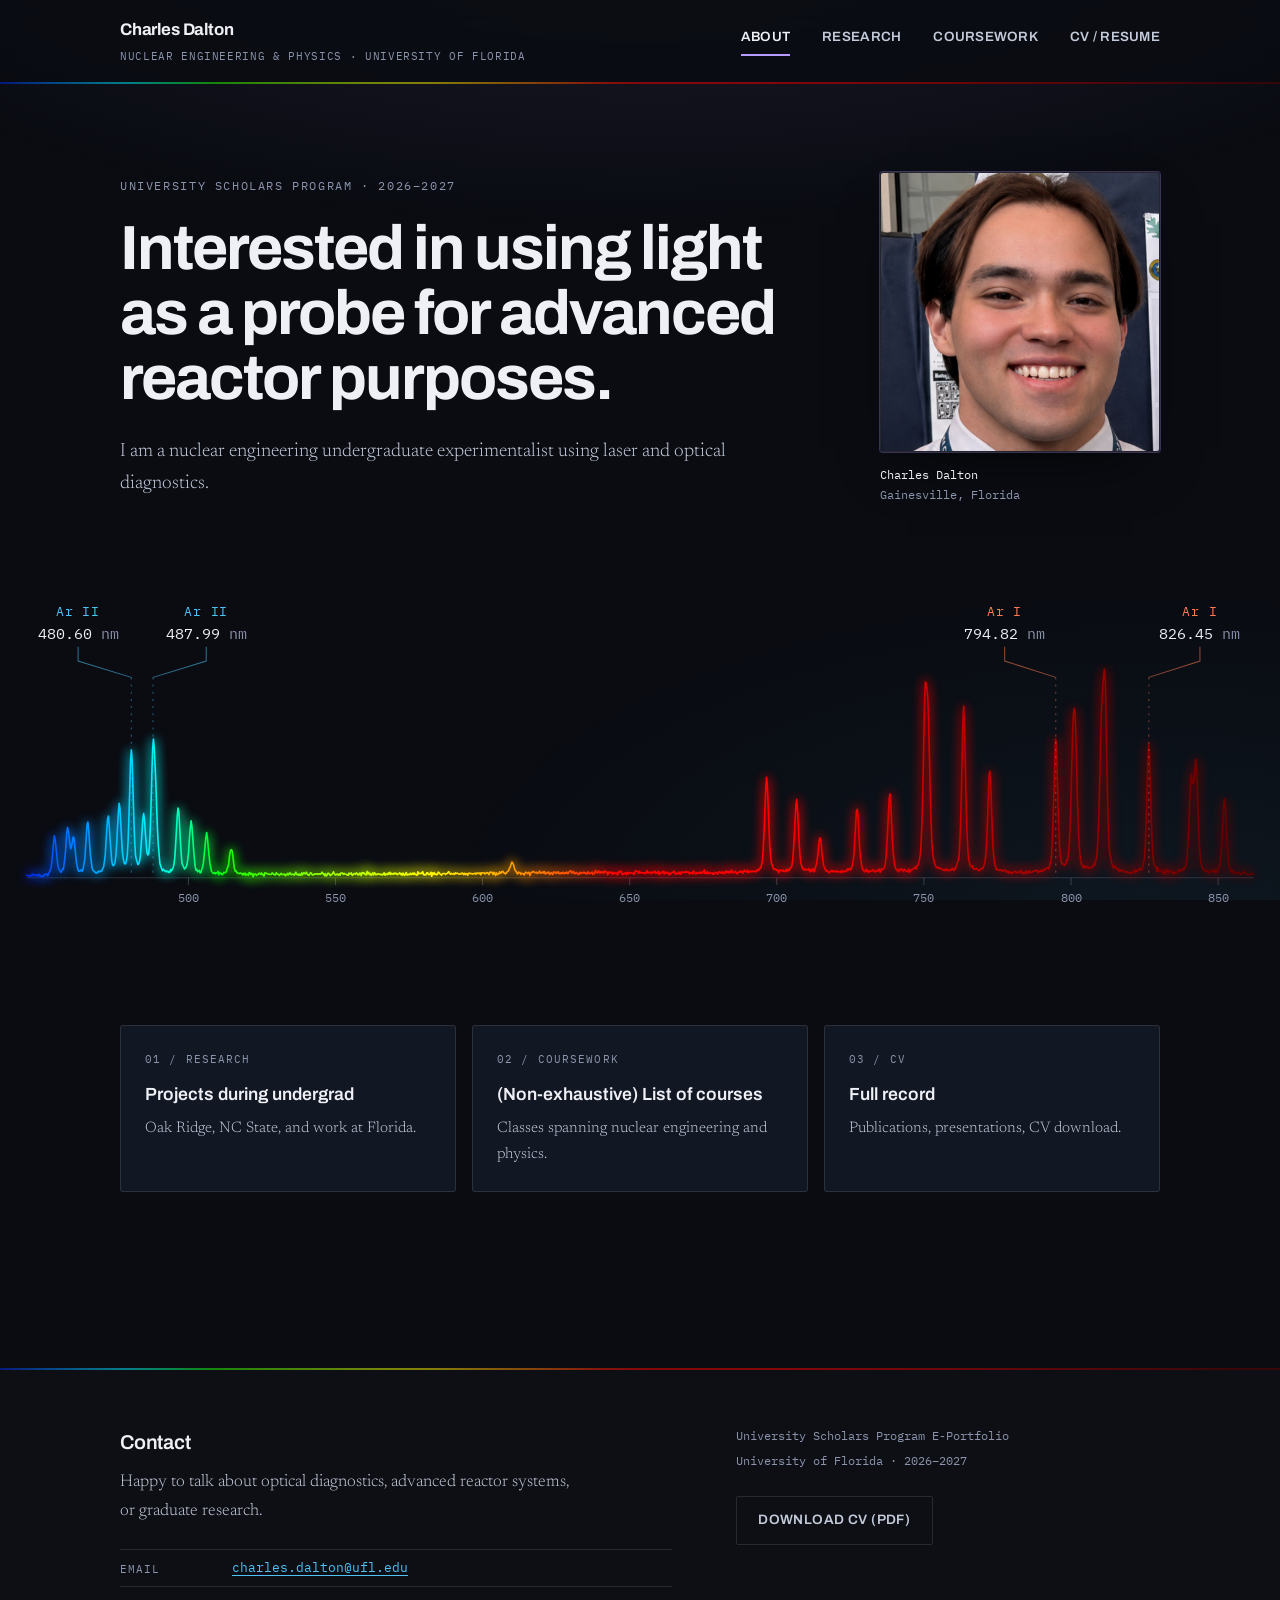
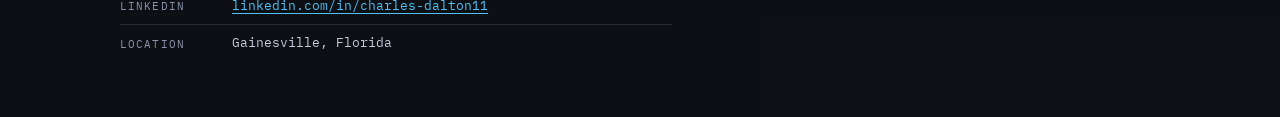
<file: index.html>
<!DOCTYPE html>
<html lang="en">
<head>
<meta charset="utf-8">
<meta name="viewport" content="width=device-width, initial-scale=1">
<title>Charles Dalton &mdash; Nuclear Engineering &amp; Physics, University of Florida</title>
<meta name="description" content="Charles Dalton, dual B.S. nuclear engineering and physics student at the University of Florida, working on laser and optical diagnostics for molten salt reactor systems.">
<link rel="preconnect" href="https://fonts.googleapis.com">
<link rel="preconnect" href="https://fonts.gstatic.com" crossorigin>
<link href="https://fonts.googleapis.com/css2?family=Archivo:wght@500;600;700&family=IBM+Plex+Mono:wght@400;500&family=Newsreader:ital,opsz,wght@0,6..72,300;0,6..72,400;0,6..72,500;1,6..72,300&display=swap" rel="stylesheet">
<link rel="stylesheet" href="styles.css">
</head>
<body>
<a class="skip" href="#main">Skip to content</a>
<header class="site-head">
  <div class="wrap head-inner">
    <a class="mark" href="index.html">
      <span class="mark-name">Charles Dalton</span>
      <span class="mark-sub">Nuclear Engineering &amp; Physics &middot; University of Florida</span>
    </a>
    <nav class="nav" aria-label="Sections"><a class="nav-link is-current" href="index.html" aria-current="page">About</a><a class="nav-link" href="research.html">Research</a><a class="nav-link" href="coursework.html">Coursework</a><a class="nav-link" href="cv.html">CV / Resume</a></nav>
  </div>
  <div class="rule" aria-hidden="true"></div>
</header>
<section class="hero">
  <div class="wrap hero-grid">
    <div class="hero-text">
      <p class="eyebrow">University Scholars Program &middot; 2026&ndash;2027</p>
      <h1 class="hero-h">Interested in using light as a probe for advanced reactor purposes.</h1>
      <p class="hero-sub">I am a nuclear engineering undergraduate experimentalist using laser and optical diagnostics.</p>
    </div>
    <figure class="hero-photo">
      <img class="photo" src="images/headshot.jpg" width="200" height="200"
           alt="Charles Dalton, smiling, photographed in front of a research poster board.">
      <figcaption>Charles Dalton<br><span>Gainesville, Florida</span></figcaption>
    </figure>
  </div>
  <div class="hero-spec">
    <div class="spec-frame"><svg class="spectrum" viewBox="-26 -6 1252 360" role="img"
     aria-label="Synthetic emission spectrum of an argon plasma between 445 and 862 nanometres, with the Ar II lines at 480.60 and 487.99 nm and the Ar I lines at 794.82 and 826.45 nm marked.">
  <defs>
    <linearGradient id="spec" x1="0" y1="0" x2="1" y2="0"><stop offset="0.00%" stop-color="#0025e8"/><stop offset="1.92%" stop-color="#0053f4"/><stop offset="3.84%" stop-color="#007fff"/><stop offset="5.76%" stop-color="#00a5ff"/><stop offset="7.67%" stop-color="#00c8ff"/><stop offset="9.59%" stop-color="#00eaff"/><stop offset="11.51%" stop-color="#00ffe0"/><stop offset="13.43%" stop-color="#00ff87"/><stop offset="15.35%" stop-color="#00ff17"/><stop offset="17.27%" stop-color="#28ff00"/><stop offset="19.18%" stop-color="#4aff00"/><stop offset="21.10%" stop-color="#69ff00"/><stop offset="23.02%" stop-color="#85ff00"/><stop offset="24.94%" stop-color="#a0ff00"/><stop offset="26.86%" stop-color="#b9ff00"/><stop offset="28.78%" stop-color="#d2ff00"/><stop offset="30.70%" stop-color="#eaff00"/><stop offset="32.61%" stop-color="#fffc00"/><stop offset="34.53%" stop-color="#ffe200"/><stop offset="36.45%" stop-color="#ffc800"/><stop offset="38.37%" stop-color="#ffad00"/><stop offset="40.29%" stop-color="#ff9100"/><stop offset="42.21%" stop-color="#ff7300"/><stop offset="44.12%" stop-color="#ff5300"/><stop offset="46.04%" stop-color="#ff3000"/><stop offset="47.96%" stop-color="#ff0000"/><stop offset="49.88%" stop-color="#ff0000"/><stop offset="51.80%" stop-color="#ff0000"/><stop offset="53.72%" stop-color="#ff0000"/><stop offset="55.64%" stop-color="#ff0000"/><stop offset="57.55%" stop-color="#ff0000"/><stop offset="59.47%" stop-color="#ff0000"/><stop offset="61.39%" stop-color="#fe0000"/><stop offset="63.31%" stop-color="#f70000"/><stop offset="65.23%" stop-color="#ef0000"/><stop offset="67.15%" stop-color="#e80000"/><stop offset="69.06%" stop-color="#e00000"/><stop offset="70.98%" stop-color="#d90000"/><stop offset="72.90%" stop-color="#d10000"/><stop offset="74.82%" stop-color="#c90000"/><stop offset="76.74%" stop-color="#c10000"/><stop offset="78.66%" stop-color="#b90000"/><stop offset="80.58%" stop-color="#b10000"/><stop offset="82.49%" stop-color="#a90000"/><stop offset="84.41%" stop-color="#a10000"/><stop offset="86.33%" stop-color="#990000"/><stop offset="88.25%" stop-color="#900000"/><stop offset="90.17%" stop-color="#880000"/><stop offset="92.09%" stop-color="#7f0000"/><stop offset="94.00%" stop-color="#760000"/><stop offset="95.92%" stop-color="#6d0000"/><stop offset="97.84%" stop-color="#640000"/><stop offset="99.76%" stop-color="#5c0000"/></linearGradient>
    <path id="ar-trace" d="M 0.0 293.7 L 0.8 293.4 L 1.6 293.9 L 2.4 294.5 L 3.2 294.1 L 4.0 294.5 L 4.8 293.5 L 5.6 292.3 L 6.4 294.0 L 7.2 294.1 L 8.0 293.1 L 8.8 293.1 L 9.6 293.4 L 10.4 294.3 L 11.2 293.4 L 12.0 292.7 L 12.8 294.5 L 13.6 293.7 L 14.4 294.9 L 15.2 294.3 L 16.0 294.7 L 16.8 293.1 L 17.6 293.9 L 18.4 292.4 L 19.2 292.3 L 20.0 292.3 L 20.8 294.1 L 21.6 291.7 L 22.4 290.3 L 23.2 288.1 L 24.0 285.9 L 24.8 278.7 L 25.6 270.6 L 26.4 261.6 L 27.2 255.0 L 28.0 259.4 L 28.8 266.7 L 29.6 274.5 L 30.4 282.6 L 31.2 286.4 L 32.0 288.4 L 32.8 289.3 L 33.6 290.7 L 34.4 289.2 L 35.2 287.1 L 36.0 287.8 L 36.8 281.5 L 37.6 275.3 L 38.4 266.2 L 39.2 253.0 L 40.0 247.0 L 40.8 250.0 L 41.6 256.4 L 42.4 263.5 L 43.2 267.7 L 44.0 265.2 L 44.8 260.8 L 45.6 256.1 L 46.4 257.0 L 47.2 266.1 L 48.0 273.7 L 48.8 281.2 L 49.6 285.2 L 50.4 288.9 L 51.2 289.5 L 52.0 289.6 L 52.8 288.7 L 53.6 288.2 L 54.4 289.8 L 55.2 287.7 L 56.0 282.9 L 56.8 279.1 L 57.6 267.9 L 58.4 255.4 L 59.2 243.6 L 60.0 241.6 L 60.8 250.2 L 61.6 262.3 L 62.4 273.4 L 63.2 279.7 L 64.0 286.3 L 64.8 288.6 L 65.6 289.2 L 66.4 290.2 L 67.2 290.6 L 68.0 291.6 L 68.8 290.7 L 69.6 291.1 L 70.4 289.5 L 71.2 289.8 L 72.0 290.2 L 72.8 289.2 L 73.6 289.4 L 74.4 286.9 L 75.3 285.6 L 76.1 280.4 L 76.9 274.1 L 77.7 260.7 L 78.5 248.5 L 79.3 237.9 L 80.1 235.7 L 80.9 246.3 L 81.7 258.9 L 82.5 268.8 L 83.3 279.4 L 84.1 283.4 L 84.9 284.1 L 85.7 283.2 L 86.5 281.0 L 87.3 274.7 L 88.1 263.1 L 88.9 248.2 L 89.7 233.6 L 90.5 223.3 L 91.3 227.4 L 92.1 242.7 L 92.9 257.3 L 93.7 270.7 L 94.5 276.7 L 95.3 281.2 L 96.1 282.4 L 96.9 282.3 L 97.7 278.8 L 98.5 273.7 L 99.3 259.7 L 100.1 236.9 L 100.9 210.9 L 101.7 180.5 L 102.5 171.0 L 103.3 181.9 L 104.1 211.3 L 104.9 237.9 L 105.7 259.5 L 106.5 273.8 L 107.3 277.8 L 108.1 280.6 L 108.9 282.9 L 109.7 282.4 L 110.5 279.7 L 111.3 274.7 L 112.1 263.2 L 112.9 251.8 L 113.7 238.6 L 114.5 233.3 L 115.3 238.6 L 116.1 251.4 L 116.9 261.2 L 117.7 271.0 L 118.5 273.6 L 119.3 272.9 L 120.1 266.0 L 120.9 250.3 L 121.7 226.5 L 122.5 196.1 L 123.3 170.1 L 124.1 160.4 L 124.9 170.2 L 125.7 186.7 L 126.5 204.9 L 127.3 229.7 L 128.1 250.6 L 128.9 264.8 L 129.7 273.9 L 130.5 282.6 L 131.3 284.7 L 132.1 287.0 L 132.9 289.1 L 133.7 287.5 L 134.5 288.8 L 135.3 289.1 L 136.1 290.1 L 136.9 289.2 L 137.7 290.2 L 138.5 289.8 L 139.3 290.7 L 140.1 290.6 L 140.9 288.0 L 141.7 289.2 L 142.5 287.7 L 143.3 286.3 L 144.1 283.4 L 144.9 277.1 L 145.7 265.5 L 146.5 251.9 L 147.3 236.5 L 148.1 227.8 L 148.9 231.2 L 149.7 245.6 L 150.5 261.1 L 151.3 273.9 L 152.1 282.1 L 152.9 283.9 L 153.7 285.7 L 154.5 287.4 L 155.3 286.7 L 156.1 285.4 L 156.9 282.8 L 157.7 277.6 L 158.5 270.4 L 159.3 257.0 L 160.1 247.9 L 160.9 240.3 L 161.7 245.4 L 162.5 256.5 L 163.3 267.5 L 164.1 277.0 L 164.9 285.1 L 165.7 288.6 L 166.5 287.7 L 167.3 290.1 L 168.1 289.5 L 168.9 288.8 L 169.7 291.0 L 170.5 291.0 L 171.3 287.8 L 172.1 285.7 L 172.9 281.7 L 173.7 274.4 L 174.5 265.8 L 175.3 257.2 L 176.1 251.9 L 176.9 256.9 L 177.7 266.8 L 178.5 274.3 L 179.3 282.0 L 180.1 286.0 L 180.9 289.7 L 181.7 290.6 L 182.5 291.5 L 183.3 291.8 L 184.1 291.0 L 184.9 292.1 L 185.7 291.2 L 186.5 291.3 L 187.3 289.8 L 188.1 293.0 L 188.9 290.9 L 189.7 291.9 L 190.5 291.8 L 191.3 293.0 L 192.1 292.0 L 192.9 290.8 L 193.7 291.3 L 194.5 290.7 L 195.3 290.3 L 196.1 287.3 L 196.9 285.4 L 197.7 282.6 L 198.5 274.8 L 199.3 269.9 L 200.1 268.6 L 200.9 269.2 L 201.7 273.8 L 202.5 281.2 L 203.3 287.0 L 204.1 289.6 L 204.9 289.2 L 205.7 290.9 L 206.5 291.4 L 207.3 291.8 L 208.1 291.8 L 208.9 291.3 L 209.7 291.6 L 210.5 292.0 L 211.3 293.2 L 212.1 291.8 L 212.9 293.0 L 213.7 291.4 L 214.5 293.6 L 215.3 292.6 L 216.1 292.5 L 216.9 293.7 L 217.7 290.9 L 218.5 291.2 L 219.3 292.9 L 220.1 291.8 L 220.9 292.2 L 221.7 295.0 L 222.5 292.3 L 223.3 292.6 L 224.1 292.5 L 224.9 293.6 L 225.8 292.8 L 226.6 292.7 L 227.4 291.5 L 228.2 292.3 L 229.0 292.6 L 229.8 291.2 L 230.6 293.1 L 231.4 292.9 L 232.2 294.3 L 233.0 291.1 L 233.8 291.7 L 234.6 291.7 L 235.4 292.0 L 236.2 292.5 L 237.0 292.4 L 237.8 292.8 L 238.6 292.8 L 239.4 292.5 L 240.2 291.2 L 241.0 292.1 L 241.8 292.6 L 242.6 293.1 L 243.4 293.2 L 244.2 291.1 L 245.0 292.1 L 245.8 292.5 L 246.6 292.9 L 247.4 293.6 L 248.2 292.6 L 249.0 291.7 L 249.8 292.9 L 250.6 292.8 L 251.4 292.7 L 252.2 292.4 L 253.0 294.0 L 253.8 292.8 L 254.6 293.3 L 255.4 291.7 L 256.2 293.2 L 257.0 292.0 L 257.8 291.1 L 258.6 292.8 L 259.4 293.1 L 260.2 292.3 L 261.0 292.5 L 261.8 293.4 L 262.6 292.1 L 263.4 290.6 L 264.2 292.7 L 265.0 292.7 L 265.8 293.5 L 266.6 292.2 L 267.4 293.6 L 268.2 293.5 L 269.0 291.3 L 269.8 293.3 L 270.6 291.5 L 271.4 291.0 L 272.2 292.2 L 273.0 291.9 L 273.8 290.6 L 274.6 292.6 L 275.4 293.0 L 276.2 293.7 L 277.0 292.4 L 277.8 291.1 L 278.6 291.5 L 279.4 293.3 L 280.2 293.2 L 281.0 292.9 L 281.8 292.1 L 282.6 292.6 L 283.4 292.2 L 284.2 292.1 L 285.0 292.7 L 285.8 292.4 L 286.6 292.2 L 287.4 292.5 L 288.2 291.9 L 289.0 290.6 L 289.8 291.8 L 290.6 292.3 L 291.4 293.9 L 292.2 292.0 L 293.0 294.2 L 293.8 293.7 L 294.6 291.6 L 295.4 291.7 L 296.2 292.5 L 297.0 293.9 L 297.8 292.7 L 298.6 293.0 L 299.4 291.7 L 300.2 290.2 L 301.0 292.1 L 301.8 293.0 L 302.6 293.4 L 303.4 292.4 L 304.2 292.5 L 305.0 293.4 L 305.8 292.2 L 306.6 293.4 L 307.4 291.3 L 308.2 291.3 L 309.0 291.3 L 309.8 292.7 L 310.6 291.8 L 311.4 292.4 L 312.2 292.6 L 313.0 292.6 L 313.8 293.5 L 314.6 293.6 L 315.4 291.5 L 316.2 292.4 L 317.0 292.0 L 317.8 291.3 L 318.6 293.8 L 319.4 293.0 L 320.2 292.1 L 321.0 291.9 L 321.8 292.6 L 322.6 291.3 L 323.4 292.0 L 324.2 293.3 L 325.0 293.1 L 325.8 291.4 L 326.6 291.8 L 327.4 293.9 L 328.2 290.9 L 329.0 291.6 L 329.8 290.9 L 330.6 292.5 L 331.4 292.4 L 332.2 293.2 L 333.0 289.8 L 333.8 292.3 L 334.6 290.7 L 335.4 292.7 L 336.2 292.0 L 337.0 293.7 L 337.8 292.5 L 338.6 291.2 L 339.4 293.3 L 340.2 291.1 L 341.0 291.8 L 341.8 293.1 L 342.6 292.6 L 343.4 292.5 L 344.2 292.1 L 345.0 292.6 L 345.8 292.9 L 346.6 292.4 L 347.4 293.0 L 348.2 293.3 L 349.0 292.1 L 349.8 291.3 L 350.6 293.5 L 351.4 292.1 L 352.2 292.7 L 353.0 293.0 L 353.8 291.3 L 354.6 292.5 L 355.4 290.7 L 356.2 292.8 L 357.0 291.7 L 357.8 292.2 L 358.6 292.7 L 359.4 291.5 L 360.2 292.2 L 361.0 291.5 L 361.8 292.1 L 362.6 293.0 L 363.4 292.1 L 364.2 291.9 L 365.0 291.1 L 365.8 292.8 L 366.6 292.0 L 367.4 293.6 L 368.2 291.4 L 369.0 293.0 L 369.8 293.6 L 370.6 292.0 L 371.4 290.9 L 372.2 293.4 L 373.0 293.0 L 373.8 292.6 L 374.6 293.0 L 375.5 291.6 L 376.3 292.7 L 377.1 292.6 L 377.9 291.4 L 378.7 292.6 L 379.5 291.5 L 380.3 292.8 L 381.1 293.0 L 381.9 293.6 L 382.7 290.2 L 383.5 292.2 L 384.3 291.7 L 385.1 291.9 L 385.9 291.7 L 386.7 291.8 L 387.5 290.1 L 388.3 292.8 L 389.1 293.3 L 389.9 292.8 L 390.7 293.1 L 391.5 291.2 L 392.3 291.1 L 393.1 292.7 L 393.9 293.1 L 394.7 292.2 L 395.5 290.6 L 396.3 294.5 L 397.1 291.3 L 397.9 292.8 L 398.7 290.9 L 399.5 292.8 L 400.3 292.1 L 401.1 293.2 L 401.9 292.7 L 402.7 290.5 L 403.5 291.0 L 404.3 292.2 L 405.1 292.6 L 405.9 293.5 L 406.7 292.2 L 407.5 291.8 L 408.3 291.9 L 409.1 291.9 L 409.9 292.8 L 410.7 291.8 L 411.5 291.8 L 412.3 290.6 L 413.1 290.0 L 413.9 291.9 L 414.7 292.5 L 415.5 291.8 L 416.3 292.3 L 417.1 292.4 L 417.9 291.8 L 418.7 292.7 L 419.5 291.2 L 420.3 291.8 L 421.1 291.5 L 421.9 291.9 L 422.7 292.4 L 423.5 292.6 L 424.3 291.9 L 425.1 292.2 L 425.9 291.5 L 426.7 291.7 L 427.5 292.9 L 428.3 291.6 L 429.1 292.9 L 429.9 292.2 L 430.7 291.9 L 431.5 293.6 L 432.3 291.6 L 433.1 291.5 L 433.9 291.8 L 434.7 292.0 L 435.5 292.0 L 436.3 292.5 L 437.1 291.9 L 437.9 292.1 L 438.7 291.5 L 439.5 292.7 L 440.3 291.4 L 441.1 291.5 L 441.9 291.7 L 442.7 292.0 L 443.5 291.1 L 444.3 293.1 L 445.1 291.2 L 445.9 291.4 L 446.7 291.3 L 447.5 291.2 L 448.3 292.2 L 449.1 291.8 L 449.9 291.0 L 450.7 291.2 L 451.5 291.4 L 452.3 292.9 L 453.1 291.0 L 453.9 290.4 L 454.7 290.6 L 455.5 291.3 L 456.3 292.9 L 457.1 290.6 L 457.9 291.6 L 458.7 293.8 L 459.5 291.1 L 460.3 292.8 L 461.1 292.6 L 461.9 292.0 L 462.7 290.2 L 463.5 291.7 L 464.3 291.1 L 465.1 289.7 L 465.9 289.8 L 466.7 291.3 L 467.5 291.4 L 468.3 292.2 L 469.1 291.6 L 469.9 290.3 L 470.7 289.7 L 471.5 289.0 L 472.3 286.5 L 473.1 285.8 L 473.9 282.7 L 474.7 280.7 L 475.5 281.6 L 476.3 283.4 L 477.1 286.4 L 477.9 289.0 L 478.7 289.5 L 479.5 291.4 L 480.3 292.3 L 481.1 290.5 L 481.9 291.1 L 482.7 290.9 L 483.5 292.8 L 484.3 291.6 L 485.1 291.8 L 485.9 292.1 L 486.7 293.4 L 487.5 291.6 L 488.3 290.5 L 489.1 291.0 L 489.9 291.9 L 490.7 291.4 L 491.5 290.6 L 492.3 293.9 L 493.1 291.5 L 493.9 290.8 L 494.7 290.7 L 495.5 289.8 L 496.3 290.3 L 497.1 291.1 L 497.9 291.1 L 498.7 290.6 L 499.5 291.8 L 500.3 291.4 L 501.1 290.5 L 501.9 289.5 L 502.7 291.5 L 503.5 291.4 L 504.3 291.2 L 505.1 290.1 L 505.9 291.4 L 506.7 290.0 L 507.5 292.2 L 508.3 291.5 L 509.1 291.5 L 509.9 290.6 L 510.7 290.4 L 511.5 292.7 L 512.3 292.2 L 513.1 291.0 L 513.9 291.9 L 514.7 292.7 L 515.5 290.3 L 516.3 290.8 L 517.1 290.8 L 517.9 291.7 L 518.7 290.3 L 519.5 291.5 L 520.3 290.3 L 521.1 292.1 L 521.9 292.1 L 522.7 291.1 L 523.5 291.9 L 524.3 290.7 L 525.2 291.0 L 526.0 292.1 L 526.8 291.2 L 527.6 291.6 L 528.4 290.4 L 529.2 291.9 L 530.0 291.7 L 530.8 290.1 L 531.6 289.2 L 532.4 289.4 L 533.2 291.2 L 534.0 291.0 L 534.8 289.8 L 535.6 291.4 L 536.4 292.1 L 537.2 291.1 L 538.0 290.8 L 538.8 292.0 L 539.6 292.8 L 540.4 292.6 L 541.2 290.6 L 542.0 291.9 L 542.8 291.4 L 543.6 291.0 L 544.4 290.6 L 545.2 291.5 L 546.0 290.7 L 546.8 292.0 L 547.6 291.5 L 548.4 292.2 L 549.2 290.1 L 550.0 291.2 L 550.8 291.9 L 551.6 291.5 L 552.4 291.4 L 553.2 290.5 L 554.0 292.7 L 554.8 292.1 L 555.6 291.5 L 556.4 288.8 L 557.2 290.3 L 558.0 291.3 L 558.8 290.5 L 559.6 289.3 L 560.4 291.4 L 561.2 291.5 L 562.0 290.0 L 562.8 290.7 L 563.6 290.5 L 564.4 291.6 L 565.2 289.4 L 566.0 289.6 L 566.8 290.6 L 567.6 290.5 L 568.4 293.0 L 569.2 290.5 L 570.0 291.3 L 570.8 290.7 L 571.6 290.5 L 572.4 291.4 L 573.2 292.7 L 574.0 290.8 L 574.8 291.8 L 575.6 291.4 L 576.4 291.7 L 577.2 291.4 L 578.0 293.3 L 578.8 290.0 L 579.6 290.9 L 580.4 290.1 L 581.2 289.3 L 582.0 291.1 L 582.8 292.8 L 583.6 291.9 L 584.4 292.2 L 585.2 291.6 L 586.0 291.0 L 586.8 292.9 L 587.6 290.8 L 588.4 292.5 L 589.2 290.8 L 590.0 291.2 L 590.8 291.4 L 591.6 291.1 L 592.4 291.6 L 593.2 291.6 L 594.0 292.6 L 594.8 291.1 L 595.6 289.3 L 596.4 289.2 L 597.2 289.8 L 598.0 290.4 L 598.8 291.7 L 599.6 289.7 L 600.4 291.1 L 601.2 291.1 L 602.0 291.3 L 602.8 291.0 L 603.6 291.4 L 604.4 291.1 L 605.2 292.0 L 606.0 291.4 L 606.8 288.9 L 607.6 291.1 L 608.4 291.2 L 609.2 290.5 L 610.0 290.4 L 610.8 292.1 L 611.6 291.2 L 612.4 290.2 L 613.2 290.8 L 614.0 290.9 L 614.8 289.6 L 615.6 291.6 L 616.4 290.9 L 617.2 291.5 L 618.0 289.6 L 618.8 292.8 L 619.6 291.6 L 620.4 291.5 L 621.2 290.4 L 622.0 290.4 L 622.8 289.7 L 623.6 292.4 L 624.4 290.3 L 625.2 291.3 L 626.0 291.6 L 626.8 290.5 L 627.6 291.8 L 628.4 292.9 L 629.2 291.3 L 630.0 292.4 L 630.8 291.6 L 631.6 290.6 L 632.4 290.7 L 633.2 289.5 L 634.0 291.1 L 634.8 292.4 L 635.6 291.7 L 636.4 291.8 L 637.2 292.1 L 638.0 290.5 L 638.8 291.5 L 639.6 292.8 L 640.4 290.3 L 641.2 291.0 L 642.0 290.6 L 642.8 290.8 L 643.6 290.3 L 644.4 290.9 L 645.2 289.8 L 646.0 290.5 L 646.8 290.6 L 647.6 290.5 L 648.4 292.3 L 649.2 291.1 L 650.0 291.2 L 650.8 290.7 L 651.6 292.2 L 652.4 289.4 L 653.2 290.8 L 654.0 292.0 L 654.8 292.5 L 655.6 291.2 L 656.4 291.0 L 657.2 291.6 L 658.0 290.8 L 658.8 291.5 L 659.6 290.4 L 660.4 291.6 L 661.2 290.9 L 662.0 290.0 L 662.8 288.5 L 663.6 291.8 L 664.4 291.3 L 665.2 291.6 L 666.0 290.1 L 666.8 291.9 L 667.6 291.3 L 668.4 290.9 L 669.2 291.8 L 670.0 291.7 L 670.8 291.3 L 671.6 292.8 L 672.4 292.2 L 673.2 291.2 L 674.0 290.7 L 674.8 291.0 L 675.7 292.5 L 676.5 291.2 L 677.3 290.1 L 678.1 290.3 L 678.9 290.9 L 679.7 291.6 L 680.5 290.2 L 681.3 291.3 L 682.1 291.9 L 682.9 291.5 L 683.7 289.4 L 684.5 290.6 L 685.3 289.7 L 686.1 291.2 L 686.9 289.9 L 687.7 291.3 L 688.5 290.9 L 689.3 288.4 L 690.1 290.0 L 690.9 291.2 L 691.7 290.8 L 692.5 290.4 L 693.3 289.5 L 694.1 291.1 L 694.9 292.2 L 695.7 290.9 L 696.5 290.6 L 697.3 290.5 L 698.1 289.3 L 698.9 290.3 L 699.7 289.8 L 700.5 291.5 L 701.3 289.7 L 702.1 288.5 L 702.9 289.7 L 703.7 290.1 L 704.5 290.2 L 705.3 288.6 L 706.1 291.1 L 706.9 290.3 L 707.7 289.7 L 708.5 289.4 L 709.3 290.4 L 710.1 289.6 L 710.9 290.0 L 711.7 289.5 L 712.5 289.5 L 713.3 290.3 L 714.1 289.0 L 714.9 287.8 L 715.7 289.1 L 716.5 287.9 L 717.3 286.3 L 718.1 286.6 L 718.9 283.0 L 719.7 279.5 L 720.5 268.5 L 721.3 252.4 L 722.1 231.9 L 722.9 211.8 L 723.7 197.8 L 724.5 203.9 L 725.3 223.8 L 726.1 244.7 L 726.9 265.0 L 727.7 274.2 L 728.5 281.5 L 729.3 283.3 L 730.1 286.1 L 730.9 287.8 L 731.7 287.5 L 732.5 287.5 L 733.3 288.5 L 734.1 288.3 L 734.9 289.4 L 735.7 291.1 L 736.5 288.4 L 737.3 288.6 L 738.1 289.2 L 738.9 289.3 L 739.7 288.4 L 740.5 289.7 L 741.3 289.9 L 742.1 289.3 L 742.9 287.9 L 743.7 290.1 L 744.5 287.5 L 745.3 288.9 L 746.1 288.8 L 746.9 286.0 L 747.7 286.0 L 748.5 284.7 L 749.3 279.2 L 750.1 269.4 L 750.9 255.8 L 751.7 240.3 L 752.5 224.3 L 753.3 219.3 L 754.1 230.3 L 754.9 246.2 L 755.7 262.5 L 756.5 274.5 L 757.3 281.4 L 758.1 284.6 L 758.9 286.4 L 759.7 288.0 L 760.5 288.4 L 761.3 287.4 L 762.1 288.5 L 762.9 288.1 L 763.7 288.0 L 764.5 288.6 L 765.3 287.1 L 766.1 290.0 L 766.9 288.5 L 767.7 289.5 L 768.5 287.3 L 769.3 287.3 L 770.1 290.3 L 770.9 288.7 L 771.7 285.8 L 772.5 283.0 L 773.3 278.3 L 774.1 272.0 L 774.9 263.3 L 775.7 257.0 L 776.5 257.7 L 777.3 262.9 L 778.1 274.2 L 778.9 278.5 L 779.7 284.8 L 780.5 285.7 L 781.3 288.2 L 782.1 289.6 L 782.9 288.8 L 783.7 290.2 L 784.5 290.4 L 785.3 291.2 L 786.1 289.8 L 786.9 289.4 L 787.7 289.0 L 788.5 290.1 L 789.3 289.1 L 790.1 290.1 L 790.9 290.2 L 791.7 289.6 L 792.5 289.1 L 793.3 290.4 L 794.1 290.3 L 794.9 290.2 L 795.7 290.0 L 796.5 290.9 L 797.3 289.0 L 798.1 290.3 L 798.9 289.4 L 799.7 290.5 L 800.5 289.4 L 801.3 289.2 L 802.1 289.8 L 802.9 287.3 L 803.7 288.6 L 804.5 287.0 L 805.3 287.3 L 806.1 288.2 L 806.9 286.7 L 807.7 283.7 L 808.5 279.7 L 809.3 271.7 L 810.1 259.6 L 810.9 245.6 L 811.7 230.6 L 812.5 229.0 L 813.3 236.0 L 814.1 252.3 L 814.9 266.6 L 815.7 276.3 L 816.5 281.9 L 817.3 286.7 L 818.1 288.6 L 818.9 288.8 L 819.7 290.2 L 820.5 289.6 L 821.3 287.5 L 822.1 290.1 L 822.9 288.7 L 823.7 290.7 L 824.5 289.2 L 825.4 289.8 L 826.2 289.6 L 827.0 289.1 L 827.8 288.0 L 828.6 289.4 L 829.4 289.5 L 830.2 290.4 L 831.0 288.9 L 831.8 289.6 L 832.6 288.5 L 833.4 289.2 L 834.2 287.3 L 835.0 290.6 L 835.8 288.7 L 836.6 287.2 L 837.4 287.8 L 838.2 287.4 L 839.0 285.5 L 839.8 283.7 L 840.6 276.7 L 841.4 264.5 L 842.2 250.5 L 843.0 233.8 L 843.8 217.6 L 844.6 214.0 L 845.4 224.8 L 846.2 245.2 L 847.0 262.1 L 847.8 272.6 L 848.6 279.7 L 849.4 284.5 L 850.2 287.1 L 851.0 288.5 L 851.8 288.3 L 852.6 290.1 L 853.4 287.6 L 854.2 289.1 L 855.0 288.3 L 855.8 287.1 L 856.6 287.8 L 857.4 290.0 L 858.2 288.2 L 859.0 287.9 L 859.8 289.6 L 860.6 289.8 L 861.4 288.9 L 862.2 290.2 L 863.0 287.3 L 863.8 290.7 L 864.6 289.3 L 865.4 288.3 L 866.2 288.0 L 867.0 287.3 L 867.8 286.9 L 868.6 286.8 L 869.4 285.0 L 870.2 287.3 L 871.0 284.3 L 871.8 283.7 L 872.6 281.0 L 873.4 277.9 L 874.2 273.3 L 875.0 262.2 L 875.8 241.4 L 876.6 211.4 L 877.4 172.4 L 878.2 129.4 L 879.0 104.6 L 879.8 105.6 L 880.6 110.8 L 881.4 118.0 L 882.2 139.2 L 883.0 172.9 L 883.8 209.4 L 884.6 239.3 L 885.4 259.2 L 886.2 271.4 L 887.0 276.6 L 887.8 281.1 L 888.6 283.2 L 889.4 285.3 L 890.2 285.2 L 891.0 286.7 L 891.8 286.6 L 892.6 286.0 L 893.4 287.0 L 894.2 287.1 L 895.0 287.5 L 895.8 288.0 L 896.6 288.3 L 897.4 288.6 L 898.2 287.7 L 899.0 289.4 L 899.8 287.2 L 900.6 288.4 L 901.4 289.1 L 902.2 288.8 L 903.0 288.9 L 903.8 287.9 L 904.6 288.6 L 905.4 286.6 L 906.2 288.0 L 907.0 289.0 L 907.8 287.0 L 908.6 287.5 L 909.4 284.7 L 910.2 282.1 L 911.0 280.0 L 911.8 277.0 L 912.6 266.7 L 913.4 246.5 L 914.2 219.1 L 915.0 181.8 L 915.8 144.5 L 916.6 128.0 L 917.4 147.0 L 918.2 185.2 L 919.0 222.1 L 919.8 249.6 L 920.6 267.7 L 921.4 277.3 L 922.2 280.8 L 923.0 284.1 L 923.8 284.8 L 924.6 285.6 L 925.4 284.2 L 926.2 287.6 L 927.0 287.4 L 927.8 287.7 L 928.6 287.3 L 929.4 286.9 L 930.2 288.3 L 931.0 288.6 L 931.8 289.3 L 932.6 288.5 L 933.4 286.8 L 934.2 286.9 L 935.0 287.3 L 935.8 285.8 L 936.6 283.7 L 937.4 280.0 L 938.2 274.5 L 939.0 262.2 L 939.8 244.7 L 940.6 220.0 L 941.4 195.4 L 942.2 191.6 L 943.0 203.4 L 943.8 226.8 L 944.6 250.4 L 945.4 267.5 L 946.2 276.9 L 947.0 282.2 L 947.8 285.0 L 948.6 288.1 L 949.4 287.4 L 950.2 288.7 L 951.0 288.9 L 951.8 288.5 L 952.6 288.4 L 953.4 288.4 L 954.2 289.9 L 955.0 288.8 L 955.8 288.7 L 956.6 288.8 L 957.4 288.7 L 958.2 290.2 L 959.0 290.3 L 959.8 289.4 L 960.6 291.5 L 961.4 290.1 L 962.2 290.8 L 963.0 290.7 L 963.8 292.0 L 964.6 291.2 L 965.4 290.5 L 966.2 289.6 L 967.0 289.6 L 967.8 290.6 L 968.6 290.7 L 969.4 291.3 L 970.2 290.2 L 971.0 290.8 L 971.8 290.0 L 972.6 288.9 L 973.4 290.6 L 974.2 291.9 L 975.1 291.3 L 975.9 291.9 L 976.7 291.6 L 977.5 289.3 L 978.3 290.3 L 979.1 291.9 L 979.9 289.9 L 980.7 289.3 L 981.5 290.8 L 982.3 291.0 L 983.1 290.7 L 983.9 290.1 L 984.7 289.7 L 985.5 289.2 L 986.3 289.1 L 987.1 289.0 L 987.9 288.8 L 988.7 289.4 L 989.5 291.3 L 990.3 290.0 L 991.1 289.4 L 991.9 290.0 L 992.7 288.6 L 993.5 289.6 L 994.3 289.9 L 995.1 287.5 L 995.9 287.9 L 996.7 288.0 L 997.5 286.9 L 998.3 286.2 L 999.1 286.1 L 999.9 287.6 L 1000.7 284.4 L 1001.5 281.4 L 1002.3 276.3 L 1003.1 264.5 L 1003.9 245.0 L 1004.7 219.0 L 1005.5 187.6 L 1006.3 160.3 L 1007.1 162.3 L 1007.9 186.9 L 1008.7 217.4 L 1009.5 244.5 L 1010.3 264.1 L 1011.1 273.2 L 1011.9 279.6 L 1012.7 282.4 L 1013.5 282.6 L 1014.3 282.5 L 1015.1 283.8 L 1015.9 282.6 L 1016.7 282.3 L 1017.5 278.2 L 1018.3 278.9 L 1019.1 271.8 L 1019.9 263.3 L 1020.7 246.3 L 1021.5 219.8 L 1022.3 187.0 L 1023.1 155.0 L 1023.9 136.1 L 1024.7 130.4 L 1025.5 135.0 L 1026.3 154.8 L 1027.1 188.1 L 1027.9 220.9 L 1028.7 247.6 L 1029.5 263.8 L 1030.3 272.9 L 1031.1 279.2 L 1031.9 283.4 L 1032.7 284.6 L 1033.5 285.9 L 1034.3 283.8 L 1035.1 286.6 L 1035.9 285.0 L 1036.7 285.9 L 1037.5 284.9 L 1038.3 285.6 L 1039.1 286.6 L 1039.9 286.6 L 1040.7 286.1 L 1041.5 285.6 L 1042.3 285.8 L 1043.1 284.6 L 1043.9 282.2 L 1044.7 284.0 L 1045.5 280.2 L 1046.3 277.9 L 1047.1 270.7 L 1047.9 258.4 L 1048.7 239.4 L 1049.5 209.3 L 1050.3 175.4 L 1051.1 139.1 L 1051.9 120.2 L 1052.7 108.3 L 1053.5 97.3 L 1054.3 92.0 L 1055.1 104.0 L 1055.9 141.8 L 1056.7 186.3 L 1057.5 225.8 L 1058.3 251.9 L 1059.1 268.7 L 1059.9 274.2 L 1060.7 278.1 L 1061.5 282.2 L 1062.3 284.0 L 1063.1 286.5 L 1063.9 285.1 L 1064.7 284.2 L 1065.5 286.6 L 1066.3 286.6 L 1067.1 287.6 L 1067.9 289.4 L 1068.7 287.5 L 1069.5 290.1 L 1070.3 289.3 L 1071.1 289.1 L 1071.9 288.6 L 1072.7 289.2 L 1073.5 289.3 L 1074.3 290.5 L 1075.1 291.0 L 1075.9 289.8 L 1076.7 290.6 L 1077.5 291.2 L 1078.3 291.2 L 1079.1 290.5 L 1079.9 291.7 L 1080.7 291.2 L 1081.5 291.5 L 1082.3 289.7 L 1083.1 289.4 L 1083.9 287.9 L 1084.7 291.0 L 1085.5 290.1 L 1086.3 288.4 L 1087.1 289.2 L 1087.9 289.0 L 1088.7 286.7 L 1089.5 288.0 L 1090.3 288.1 L 1091.1 287.2 L 1091.9 283.9 L 1092.7 280.7 L 1093.5 275.8 L 1094.3 263.2 L 1095.1 241.3 L 1095.9 212.9 L 1096.7 183.9 L 1097.5 164.9 L 1098.3 172.9 L 1099.1 202.2 L 1099.9 231.2 L 1100.7 254.6 L 1101.5 270.9 L 1102.3 280.9 L 1103.1 283.5 L 1103.9 284.8 L 1104.7 285.3 L 1105.5 289.7 L 1106.3 285.8 L 1107.1 289.8 L 1107.9 288.2 L 1108.7 288.3 L 1109.5 288.7 L 1110.3 289.7 L 1111.1 291.1 L 1111.9 289.6 L 1112.7 290.9 L 1113.5 292.7 L 1114.3 287.8 L 1115.1 289.8 L 1115.9 288.8 L 1116.7 291.4 L 1117.5 289.2 L 1118.3 289.1 L 1119.1 289.1 L 1119.9 290.6 L 1120.7 291.6 L 1121.5 290.6 L 1122.3 292.5 L 1123.1 291.9 L 1123.9 290.2 L 1124.7 291.1 L 1125.6 290.2 L 1126.4 290.0 L 1127.2 287.9 L 1128.0 288.3 L 1128.8 289.3 L 1129.6 287.8 L 1130.4 289.2 L 1131.2 288.2 L 1132.0 286.3 L 1132.8 287.2 L 1133.6 284.6 L 1134.4 282.4 L 1135.2 275.1 L 1136.0 262.8 L 1136.8 248.1 L 1137.6 225.2 L 1138.4 205.1 L 1139.2 194.9 L 1140.0 199.1 L 1140.8 204.3 L 1141.6 203.3 L 1142.4 194.5 L 1143.2 182.4 L 1144.0 180.0 L 1144.8 198.6 L 1145.6 223.8 L 1146.4 248.3 L 1147.2 265.6 L 1148.0 275.6 L 1148.8 282.2 L 1149.6 284.9 L 1150.4 287.7 L 1151.2 287.6 L 1152.0 289.2 L 1152.8 288.6 L 1153.6 289.7 L 1154.4 289.1 L 1155.2 289.0 L 1156.0 291.0 L 1156.8 290.5 L 1157.6 290.8 L 1158.4 289.3 L 1159.2 288.4 L 1160.0 289.2 L 1160.8 290.3 L 1161.6 288.5 L 1162.4 291.1 L 1163.2 288.1 L 1164.0 289.7 L 1164.8 291.2 L 1165.6 285.4 L 1166.4 284.9 L 1167.2 284.4 L 1168.0 277.5 L 1168.8 267.7 L 1169.6 252.2 L 1170.4 235.7 L 1171.2 220.8 L 1172.0 218.9 L 1172.8 232.2 L 1173.6 249.4 L 1174.4 266.1 L 1175.2 274.9 L 1176.0 284.0 L 1176.8 286.3 L 1177.6 290.0 L 1178.4 290.3 L 1179.2 288.5 L 1180.0 291.0 L 1180.8 290.0 L 1181.6 290.8 L 1182.4 291.9 L 1183.2 291.4 L 1184.0 291.7 L 1184.8 291.8 L 1185.6 290.8 L 1186.4 290.9 L 1187.2 292.2 L 1188.0 292.5 L 1188.8 291.5 L 1189.6 291.9 L 1190.4 290.9 L 1191.2 289.4 L 1192.0 291.2 L 1192.8 292.0 L 1193.6 292.2 L 1194.4 292.8 L 1195.2 292.9 L 1196.0 293.0 L 1196.8 292.5 L 1197.6 292.5 L 1198.4 291.5 L 1199.2 292.5 L 1200.0 292.4"/>
    <filter id="bloom" x="-5%" y="-30%" width="110%" height="180%">
      <feGaussianBlur stdDeviation="5" result="b"/>
      <feMerge><feMergeNode in="b"/><feMergeNode in="b"/></feMerge>
    </filter>
  </defs>
  <line x1="0" y1="296.0" x2="1200" y2="296.0" stroke="currentColor" opacity=".28"/>
  <g class="axis" fill="currentColor" stroke="currentColor"><line x1="158.3" y1="296.0" x2="158.3" y2="303.0" stroke="currentColor" opacity=".35"/><text x="158.3" y="320.0" text-anchor="middle" class="ax-l">500</text><line x1="302.2" y1="296.0" x2="302.2" y2="303.0" stroke="currentColor" opacity=".35"/><text x="302.2" y="320.0" text-anchor="middle" class="ax-l ax-minor">550</text><line x1="446.0" y1="296.0" x2="446.0" y2="303.0" stroke="currentColor" opacity=".35"/><text x="446.0" y="320.0" text-anchor="middle" class="ax-l">600</text><line x1="589.9" y1="296.0" x2="589.9" y2="303.0" stroke="currentColor" opacity=".35"/><text x="589.9" y="320.0" text-anchor="middle" class="ax-l ax-minor">650</text><line x1="733.8" y1="296.0" x2="733.8" y2="303.0" stroke="currentColor" opacity=".35"/><text x="733.8" y="320.0" text-anchor="middle" class="ax-l">700</text><line x1="877.7" y1="296.0" x2="877.7" y2="303.0" stroke="currentColor" opacity=".35"/><text x="877.7" y="320.0" text-anchor="middle" class="ax-l ax-minor">750</text><line x1="1021.6" y1="296.0" x2="1021.6" y2="303.0" stroke="currentColor" opacity=".35"/><text x="1021.6" y="320.0" text-anchor="middle" class="ax-l">800</text><line x1="1165.5" y1="296.0" x2="1165.5" y2="303.0" stroke="currentColor" opacity=".35"/><text x="1165.5" y="320.0" text-anchor="middle" class="ax-l ax-minor">850</text></g>
  <use href="#ar-trace" class="glow" fill="none" stroke="url(#spec)" stroke-width="3.5" filter="url(#bloom)" opacity=".55"/>
  <use href="#ar-trace" class="trace" fill="none" stroke="url(#spec)" stroke-width="1.6"
       stroke-linejoin="round" stroke-linecap="round"/>
  <g class="peaks"><g class="pk"><line x1="102.4" y1="100.0" x2="102.4" y2="296.0" stroke="var(--ar-ii)" stroke-width="1" stroke-dasharray="2 5" opacity=".45"/><polyline points="50.4,70 50.4,84 102.4,100.0" fill="none" stroke="var(--ar-ii)" stroke-width="1" opacity=".55"/><text x="50.4" y="62" text-anchor="middle" class="pk-l">480.60<tspan class="pk-u"> nm</tspan></text><text x="50.4" y="40" text-anchor="middle" class="pk-s" fill="var(--ar-ii)">Ar II</text></g><g class="pk"><line x1="123.7" y1="100.0" x2="123.7" y2="296.0" stroke="var(--ar-ii)" stroke-width="1" stroke-dasharray="2 5" opacity=".45"/><polyline points="175.7,70 175.7,84 123.7,100.0" fill="none" stroke="var(--ar-ii)" stroke-width="1" opacity=".55"/><text x="175.7" y="62" text-anchor="middle" class="pk-l">487.99<tspan class="pk-u"> nm</tspan></text><text x="175.7" y="40" text-anchor="middle" class="pk-s" fill="var(--ar-ii)">Ar II</text></g><g class="pk"><line x1="1006.7" y1="100.0" x2="1006.7" y2="296.0" stroke="var(--ar-i)" stroke-width="1" stroke-dasharray="2 5" opacity=".45"/><polyline points="956.7,70 956.7,84 1006.7,100.0" fill="none" stroke="var(--ar-i)" stroke-width="1" opacity=".55"/><text x="956.7" y="62" text-anchor="middle" class="pk-l">794.82<tspan class="pk-u"> nm</tspan></text><text x="956.7" y="40" text-anchor="middle" class="pk-s" fill="var(--ar-i)">Ar I</text></g><g class="pk"><line x1="1097.7" y1="100.0" x2="1097.7" y2="296.0" stroke="var(--ar-i)" stroke-width="1" stroke-dasharray="2 5" opacity=".45"/><polyline points="1147.7,70 1147.7,84 1097.7,100.0" fill="none" stroke="var(--ar-i)" stroke-width="1" opacity=".55"/><text x="1147.7" y="62" text-anchor="middle" class="pk-l">826.45<tspan class="pk-u"> nm</tspan></text><text x="1147.7" y="40" text-anchor="middle" class="pk-s" fill="var(--ar-i)">Ar I</text></g></g>
</svg></div>
  </div>
</section>
<main id="main">
<section class="wrap band">
  <div class="cards">
    <a class="card" href="research.html"><span class="card-k">01 / Research</span><span class="card-h">Projects during undergrad</span><span class="card-b">Oak Ridge, NC State, and work at Florida.</span></a>
    <a class="card" href="coursework.html"><span class="card-k">02 / Coursework</span><span class="card-h">(Non-exhaustive) List of courses</span><span class="card-b">Classes spanning nuclear engineering and physics.</span></a>
    <a class="card" href="cv.html"><span class="card-k">03 / CV</span><span class="card-h">Full record</span><span class="card-b">Publications, presentations, CV download.</span></a>
  </div>
</section>
</main>
<footer class="site-foot" id="contact">
  <div class="rule" aria-hidden="true"></div>
  <div class="wrap foot-inner">
    <div>
      <h2 class="foot-h">Contact</h2>
      <p class="foot-p">Happy to talk about optical diagnostics, advanced reactor systems, or graduate research.</p>
      <ul class="contact-list">
        <li><span class="k">Email</span><a href="mailto:charles.dalton@ufl.edu">charles.dalton@ufl.edu</a></li>
        <li><span class="k">LinkedIn</span><a href="https://linkedin.com/in/charles-dalton11">linkedin.com/in/charles-dalton11</a></li>
        <li><span class="k">Location</span><span>Gainesville, Florida</span></li>
      </ul>
    </div>
    <div class="foot-meta">
      <p>University Scholars Program E&#8209;Portfolio</p>
      <p>University of Florida &middot; 2026&ndash;2027</p>
      <a class="btn btn-ghost" href="assets/Charles_Dalton_CV.pdf" download>Download CV (PDF)</a>
    </div>
  </div>
</footer>
</body>
</html>
</file>
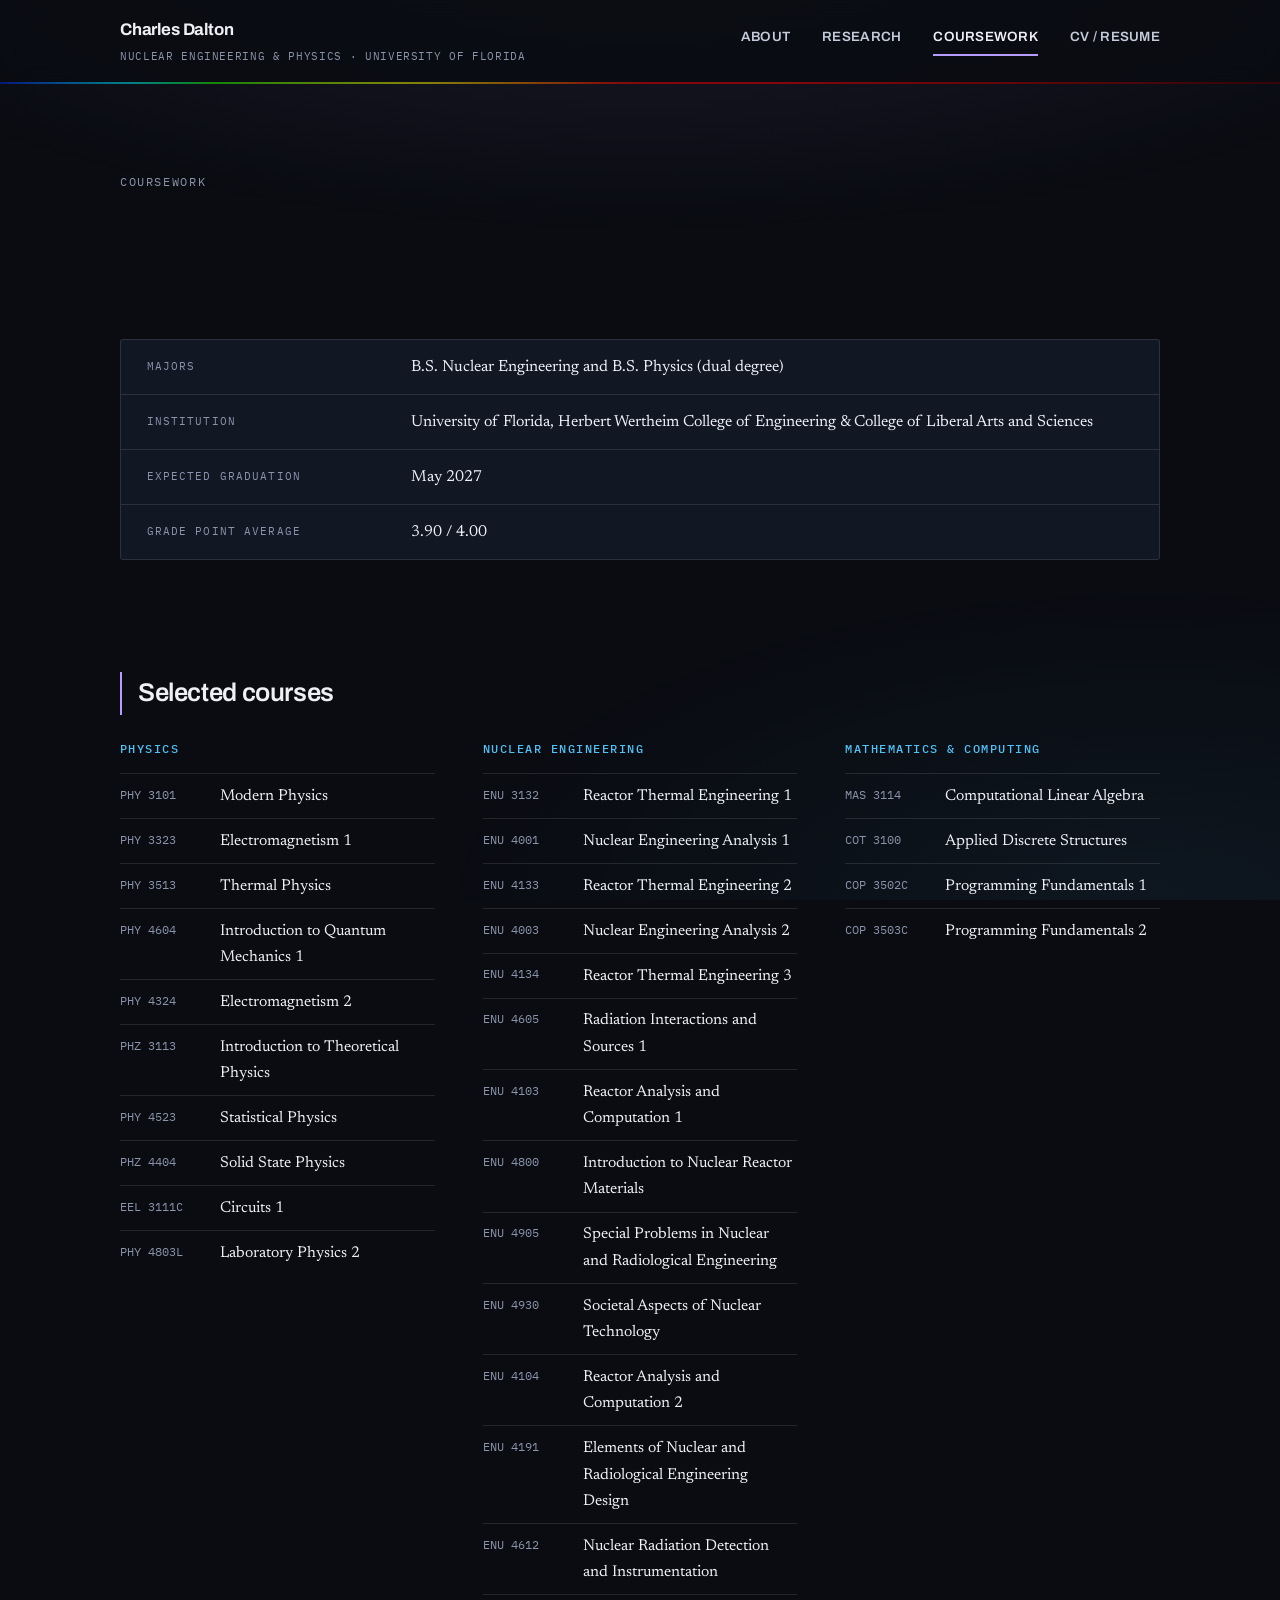
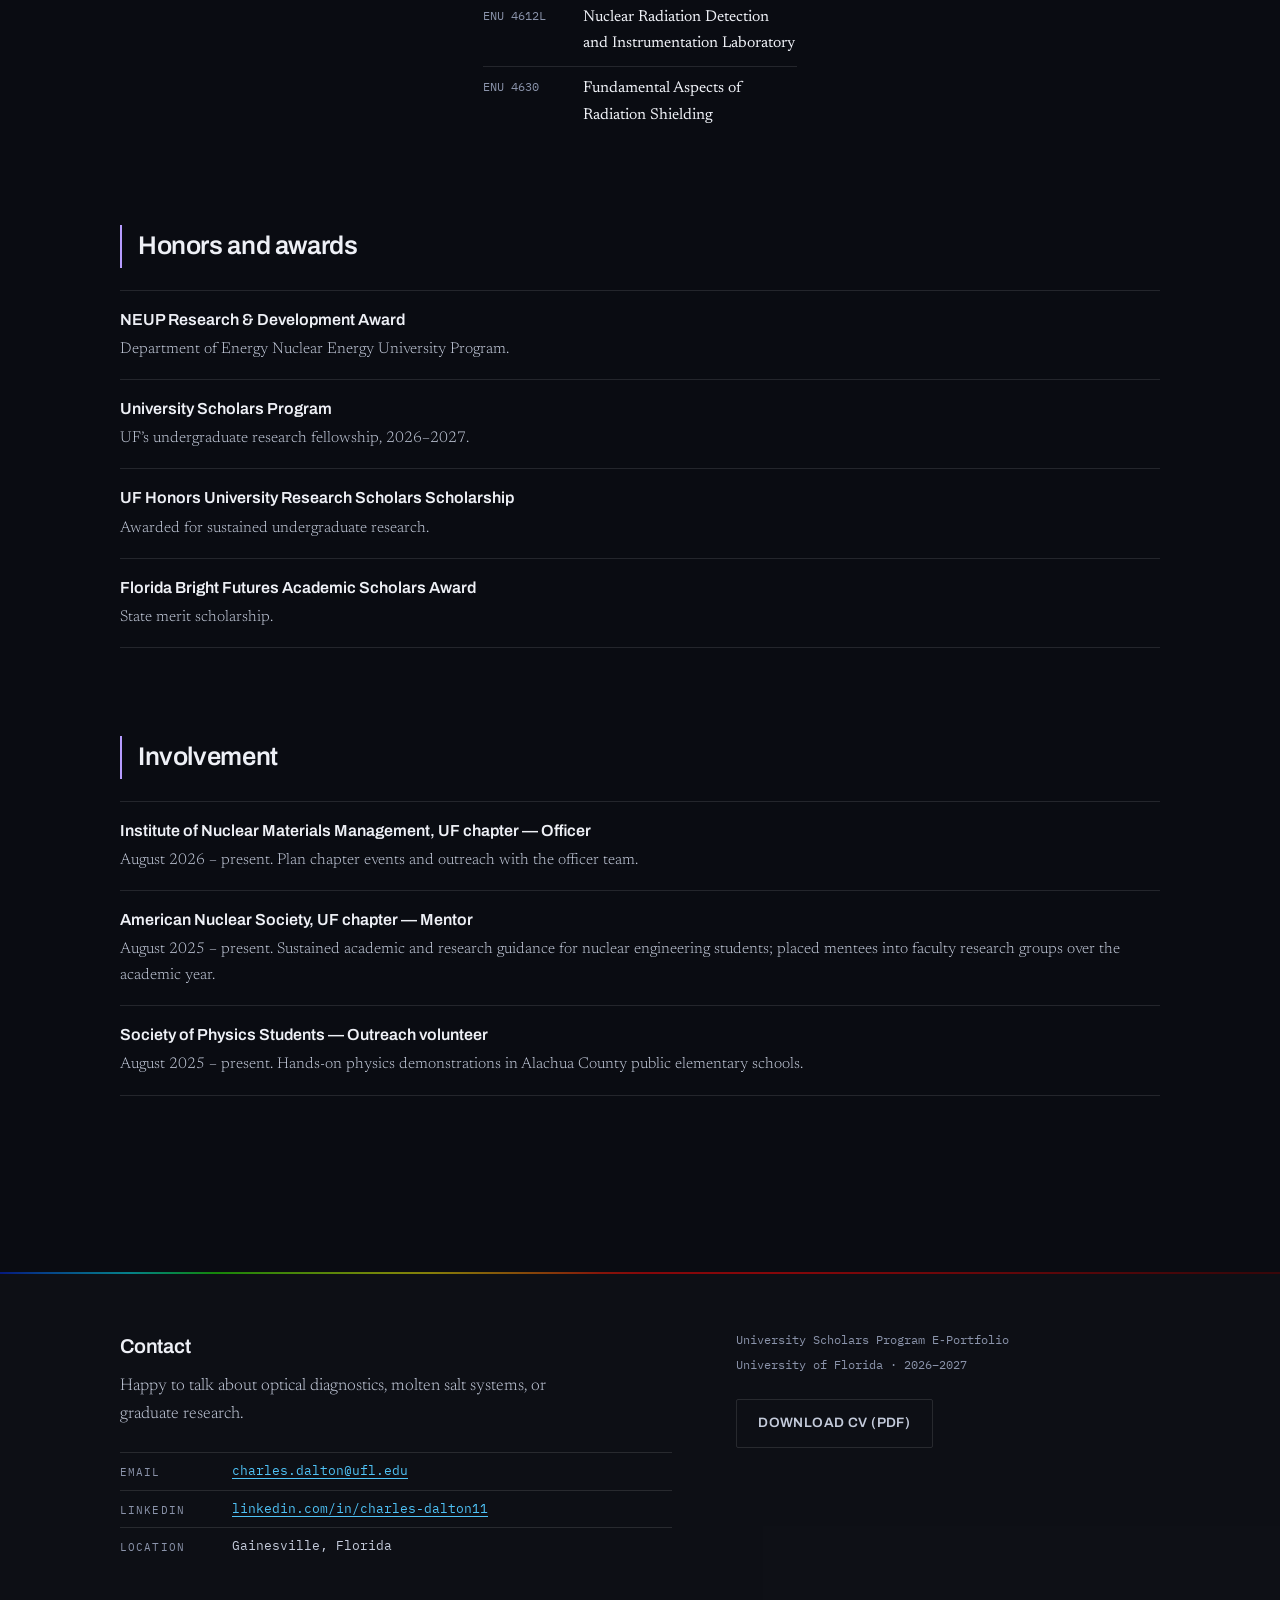
<file: coursework.html>
<!DOCTYPE html>
<html lang="en">
<head>
<meta charset="utf-8">
<meta name="viewport" content="width=device-width, initial-scale=1">
<title>Coursework &mdash; Charles Dalton</title>
<meta name="description" content="Coursework, honors, and involvement for Charles Dalton's dual B.S. in nuclear engineering and physics at the University of Florida.">
<link rel="preconnect" href="https://fonts.googleapis.com">
<link rel="preconnect" href="https://fonts.gstatic.com" crossorigin>
<link href="https://fonts.googleapis.com/css2?family=Archivo:wght@500;600;700&family=IBM+Plex+Mono:wght@400;500&family=Newsreader:ital,opsz,wght@0,6..72,300;0,6..72,400;0,6..72,500;1,6..72,300&display=swap" rel="stylesheet">
<link rel="stylesheet" href="styles.css">
</head>
<body>
<a class="skip" href="#main">Skip to content</a>
<header class="site-head">
  <div class="wrap head-inner">
    <a class="mark" href="index.html">
      <span class="mark-name">Charles Dalton</span>
      <span class="mark-sub">Nuclear Engineering &amp; Physics &middot; University of Florida</span>
    </a>
    <nav class="nav" aria-label="Sections"><a class="nav-link" href="index.html">About</a><a class="nav-link" href="research.html">Research</a><a class="nav-link is-current" href="coursework.html" aria-current="page">Coursework</a><a class="nav-link" href="cv.html">CV / Resume</a></nav>
  </div>
  <div class="rule" aria-hidden="true"></div>
</header>

<main id="main">
<section class="wrap band">
  <p class="eyebrow">Coursework</p>
</section>

<section class="wrap band">
  <dl class="plate">
    <div class="pl-row"><dt>Majors</dt><dd>B.S. Nuclear Engineering and B.S. Physics (dual degree)</dd></div>
    <div class="pl-row"><dt>Institution</dt><dd>University of Florida, Herbert Wertheim College of Engineering &amp; College of Liberal Arts and Sciences</dd></div>
    <div class="pl-row"><dt>Expected graduation</dt><dd>May 2027</dd></div>
    <div class="pl-row"><dt>Grade point average</dt><dd>3.90 / 4.00</dd></div>
  </dl>
</section>

<section class="wrap band">
  <h2 class="h2">Selected courses</h2>
  <div class="course-cols">
    <div class="course-col"><h3 class="h3">Physics</h3><ul class="courses"><li><span class="c-code">PHY 3101</span><span class="c-name">Modern Physics</span></li><li><span class="c-code">PHY 3323</span><span class="c-name">Electromagnetism 1</span></li><li><span class="c-code">PHY 3513</span><span class="c-name">Thermal Physics</span></li><li><span class="c-code">PHY 4604</span><span class="c-name">Introduction to Quantum Mechanics 1</span></li><li><span class="c-code">PHY 4324</span><span class="c-name">Electromagnetism 2</span></li><li><span class="c-code">PHZ 3113</span><span class="c-name">Introduction to Theoretical Physics</span></li><li><span class="c-code">PHY 4523</span><span class="c-name">Statistical Physics</span></li><li><span class="c-code">PHZ 4404</span><span class="c-name">Solid State Physics</span></li><li><span class="c-code">EEL 3111C</span><span class="c-name">Circuits 1</span></li><li><span class="c-code">PHY 4803L</span><span class="c-name">Laboratory Physics 2</span></li></ul></div>
    <div class="course-col"><h3 class="h3">Nuclear Engineering</h3><ul class="courses"><li><span class="c-code">ENU 3132</span><span class="c-name">Reactor Thermal Engineering 1</span></li><li><span class="c-code">ENU 4001</span><span class="c-name">Nuclear Engineering Analysis 1</span></li><li><span class="c-code">ENU 4133</span><span class="c-name">Reactor Thermal Engineering 2</span></li><li><span class="c-code">ENU 4003</span><span class="c-name">Nuclear Engineering Analysis 2</span></li><li><span class="c-code">ENU 4134</span><span class="c-name">Reactor Thermal Engineering 3</span></li><li><span class="c-code">ENU 4605</span><span class="c-name">Radiation Interactions and Sources 1</span></li><li><span class="c-code">ENU 4103</span><span class="c-name">Reactor Analysis and Computation 1</span></li><li><span class="c-code">ENU 4800</span><span class="c-name">Introduction to Nuclear Reactor Materials</span></li><li><span class="c-code">ENU 4905</span><span class="c-name">Special Problems in Nuclear and Radiological Engineering</span></li><li><span class="c-code">ENU 4930</span><span class="c-name">Societal Aspects of Nuclear Technology</span></li><li><span class="c-code">ENU 4104</span><span class="c-name">Reactor Analysis and Computation 2</span></li><li><span class="c-code">ENU 4191</span><span class="c-name">Elements of Nuclear and Radiological Engineering Design</span></li><li><span class="c-code">ENU 4612</span><span class="c-name">Nuclear Radiation Detection and Instrumentation</span></li><li><span class="c-code">ENU 4612L</span><span class="c-name">Nuclear Radiation Detection and Instrumentation Laboratory</span></li><li><span class="c-code">ENU 4630</span><span class="c-name">Fundamental Aspects of Radiation Shielding</span></li></ul></div>
    <div class="course-col"><h3 class="h3">Mathematics &amp; computing</h3><ul class="courses"><li><span class="c-code">MAS 3114</span><span class="c-name">Computational Linear Algebra</span></li><li><span class="c-code">COT 3100</span><span class="c-name">Applied Discrete Structures</span></li><li><span class="c-code">COP 3502C</span><span class="c-name">Programming Fundamentals 1</span></li><li><span class="c-code">COP 3503C</span><span class="c-name">Programming Fundamentals 2</span></li></ul></div>
  </div>
  <!-- TODO Charles: check the course codes against your transcript and add or remove rows as needed. -->
</section>

<section class="wrap band">
  <h2 class="h2">Honors and awards</h2>
  <ul class="awards">
    <li><span class="a-h">NEUP Research &amp; Development Award</span><span class="a-b">Department of Energy Nuclear Energy University Program.</span></li>
    <li><span class="a-h">University Scholars Program</span><span class="a-b">UF&rsquo;s undergraduate research fellowship, 2026&ndash;2027.</span></li>
    <li><span class="a-h">UF Honors University Research Scholars Scholarship</span><span class="a-b">Awarded for sustained undergraduate research.</span></li>
    <li><span class="a-h">Florida Bright Futures Academic Scholars Award</span><span class="a-b">State merit scholarship.</span></li>
  </ul>
</section>

<section class="wrap band">
  <h2 class="h2">Involvement</h2>
  <ul class="awards">
    <li><span class="a-h">Institute of Nuclear Materials Management, UF chapter &mdash; Officer</span><span class="a-b">August 2026 &ndash; present. Plan chapter events and outreach with the officer team.</span></li>
    <li><span class="a-h">American Nuclear Society, UF chapter &mdash; Mentor</span><span class="a-b">August 2025 &ndash; present. Sustained academic and research guidance for nuclear engineering students; placed mentees into faculty research groups over the academic year.</span></li>
    <li><span class="a-h">Society of Physics Students &mdash; Outreach volunteer</span><span class="a-b">August 2025 &ndash; present. Hands-on physics demonstrations in Alachua County public elementary schools.</span></li>
  </ul>
</section>
</main>
<footer class="site-foot" id="contact">
  <div class="rule" aria-hidden="true"></div>
  <div class="wrap foot-inner">
    <div>
      <h2 class="foot-h">Contact</h2>
      <p class="foot-p">Happy to talk about optical diagnostics, molten salt systems, or graduate research.</p>
      <ul class="contact-list">
        <li><span class="k">Email</span><a href="mailto:charles.dalton@ufl.edu">charles.dalton@ufl.edu</a></li>
        <li><span class="k">LinkedIn</span><a href="https://linkedin.com/in/charles-dalton11">linkedin.com/in/charles-dalton11</a></li>
        <li><span class="k">Location</span><span>Gainesville, Florida</span></li>
      </ul>
    </div>
    <div class="foot-meta">
      <p>University Scholars Program E&#8209;Portfolio</p>
      <p>University of Florida &middot; 2026&ndash;2027</p>
      <a class="btn btn-ghost" href="assets/Charles_Dalton_CV.pdf" download>Download CV (PDF)</a>
    </div>
  </div>
</footer>
</body>
</html>
</file>
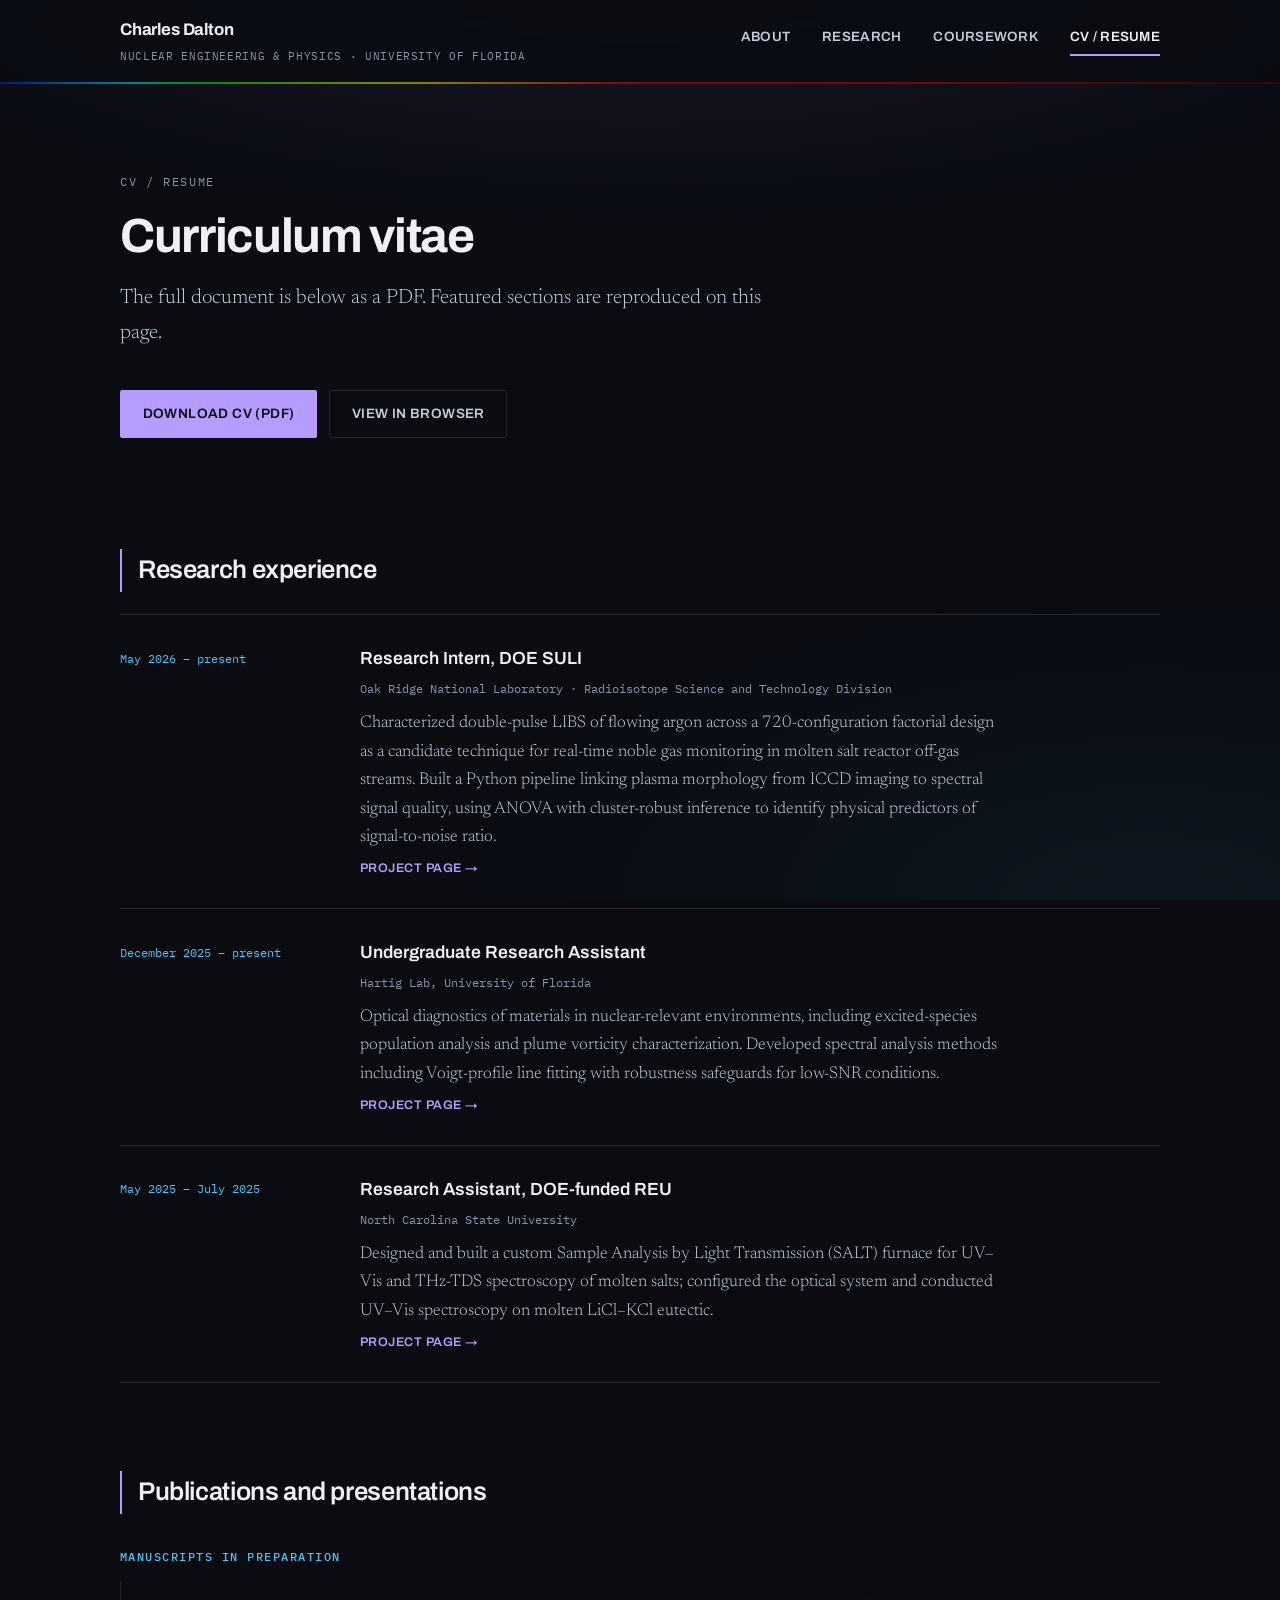
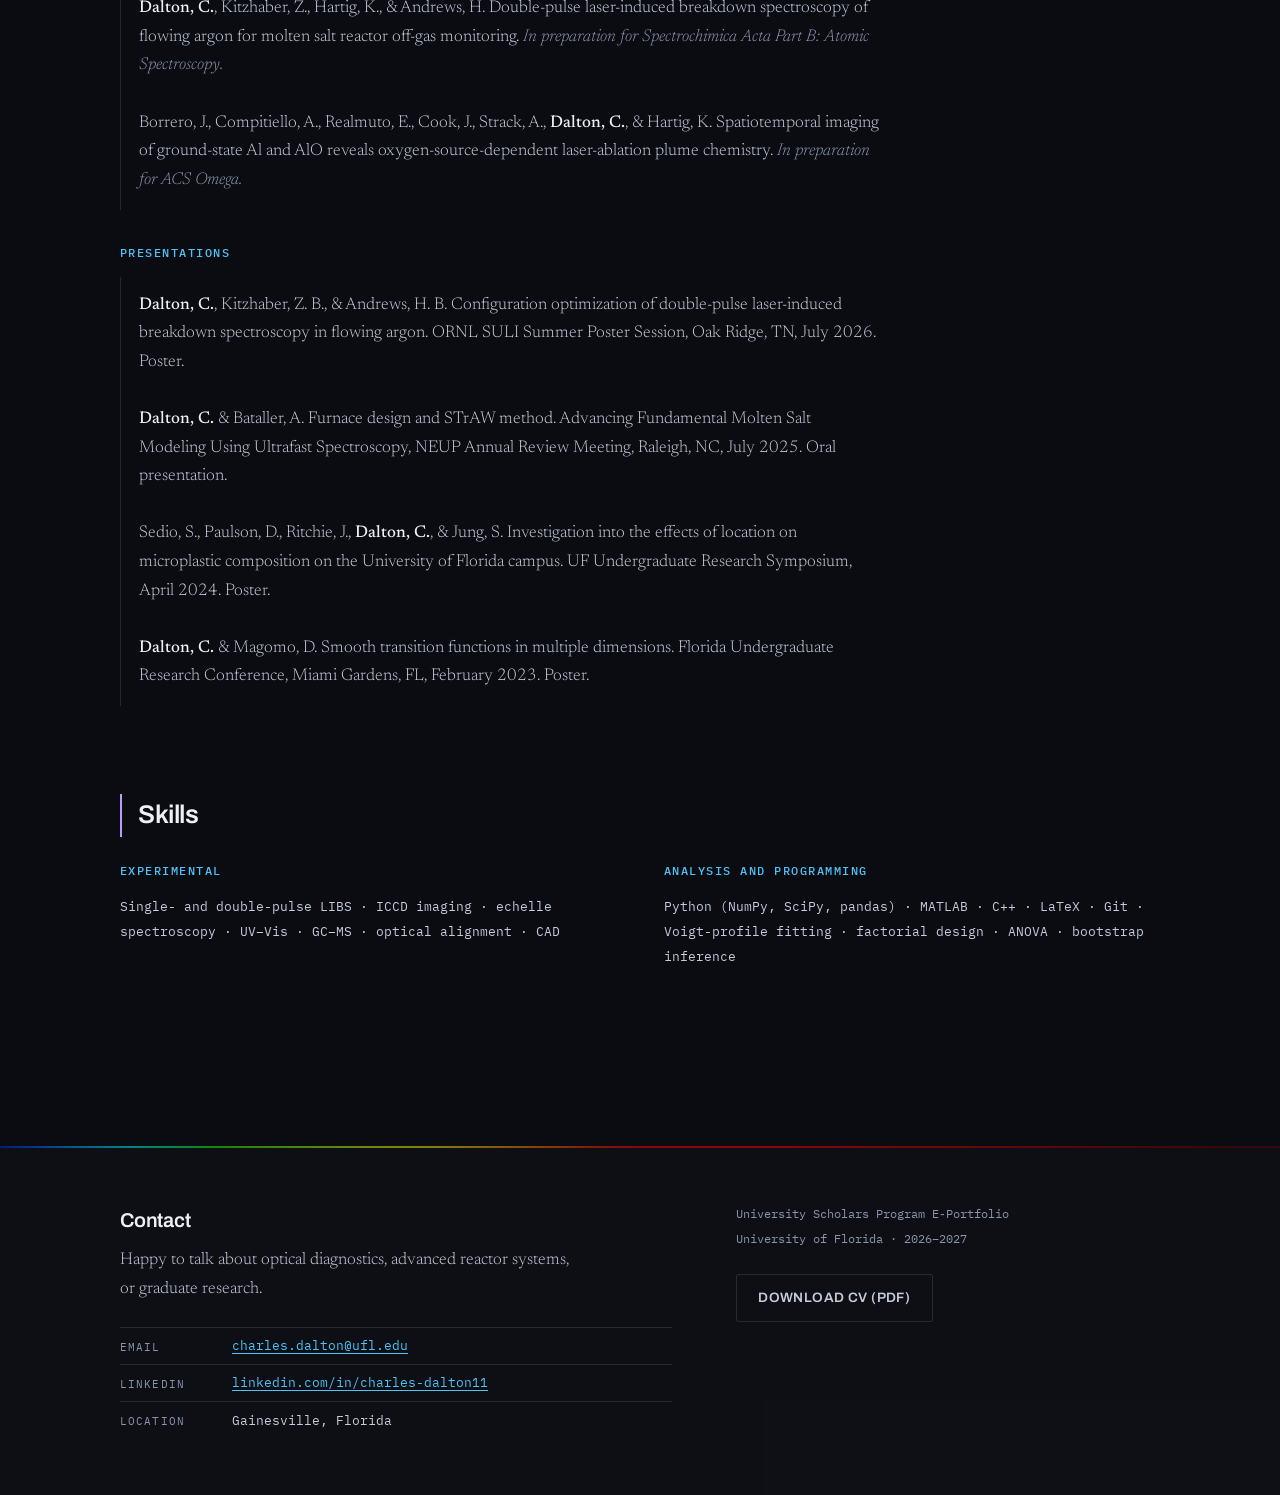
<file: cv.html>
<!DOCTYPE html>
<html lang="en">
<head>
<meta charset="utf-8">
<meta name="viewport" content="width=device-width, initial-scale=1">
<title>CV / Resume &mdash; Charles Dalton</title>
<meta name="description" content="Curriculum vitae of Charles Dalton: research experience, publications, presentations, and skills. Downloadable PDF.">
<link rel="preconnect" href="https://fonts.googleapis.com">
<link rel="preconnect" href="https://fonts.gstatic.com" crossorigin>
<link href="https://fonts.googleapis.com/css2?family=Archivo:wght@500;600;700&family=IBM+Plex+Mono:wght@400;500&family=Newsreader:ital,opsz,wght@0,6..72,300;0,6..72,400;0,6..72,500;1,6..72,300&display=swap" rel="stylesheet">
<link rel="stylesheet" href="styles.css">
</head>
<body>
<a class="skip" href="#main">Skip to content</a>
<header class="site-head">
  <div class="wrap head-inner">
    <a class="mark" href="index.html">
      <span class="mark-name">Charles Dalton</span>
      <span class="mark-sub">Nuclear Engineering &amp; Physics &middot; University of Florida</span>
    </a>
    <nav class="nav" aria-label="Sections"><a class="nav-link" href="index.html">About</a><a class="nav-link" href="research.html">Research</a><a class="nav-link" href="coursework.html">Coursework</a><a class="nav-link is-current" href="cv.html" aria-current="page">CV / Resume</a></nav>
  </div>
  <div class="rule" aria-hidden="true"></div>
</header>

<main id="main">
<section class="wrap band">
  <p class="eyebrow">CV / Resume</p>
  <h1 class="h1">Curriculum vitae</h1>
  <p class="lede">The full document is below as a PDF. Featured sections are reproduced on this page.</p>
  <p><a class="btn btn-primary" href="assets/Charles_Dalton_CV.pdf" download>Download CV (PDF)</a>
     <a class="btn btn-ghost" href="assets/Charles_Dalton_CV.pdf" target="_blank" rel="noopener">View in browser</a></p>
</section>

<section class="wrap band">
  <h2 class="h2">Research experience</h2>
  <ol class="timeline">
    <li>
      <span class="t-date">May 2026 &ndash; present</span>
      <span class="t-role">Research Intern, DOE SULI</span>
      <span class="t-org">Oak Ridge National Laboratory &middot; Radioisotope Science and Technology Division</span>
      <span class="t-body">Characterized double-pulse LIBS of flowing argon across a 720-configuration factorial design as a candidate technique for real-time noble gas monitoring in molten salt reactor off-gas streams. Built a Python pipeline linking plasma morphology from ICCD imaging to spectral signal quality, using ANOVA with cluster-robust inference to identify physical predictors of signal-to-noise ratio.</span>
      <a class="t-link" href="research-ornl.html">Project page &rarr;</a>
    </li>
    <li>
      <span class="t-date">December 2025 &ndash; present</span>
      <span class="t-role">Undergraduate Research Assistant</span>
      <span class="t-org">Hartig Lab, University of Florida</span>
      <span class="t-body">Optical diagnostics of materials in nuclear-relevant environments, including excited-species population analysis and plume vorticity characterization. Developed spectral analysis methods including Voigt-profile line fitting with robustness safeguards for low-SNR conditions.</span>
      <a class="t-link" href="research-hartig.html">Project page &rarr;</a>
    </li>
    <li>
      <span class="t-date">May 2025 &ndash; July 2025</span>
      <span class="t-role">Research Assistant, DOE-funded REU</span>
      <span class="t-org">North Carolina State University</span>
      <span class="t-body">Designed and built a custom Sample Analysis by Light Transmission (SALT) furnace for UV&ndash;Vis and THz-TDS spectroscopy of molten salts; configured the optical system and conducted UV&ndash;Vis spectroscopy on molten LiCl&ndash;KCl eutectic.</span>
      <a class="t-link" href="research-ncsu.html">Project page &rarr;</a>
    </li>
    
  </ol>
</section>

<section class="wrap band">
  <h2 class="h2">Publications and presentations</h2>
  <h3 class="h3">Manuscripts in preparation</h3>
  <ul class="refs">
    <li><strong>Dalton, C.</strong>, Kitzhaber, Z., Hartig, K., &amp; Andrews, H. Double-pulse laser-induced breakdown spectroscopy of flowing argon for molten salt reactor off-gas monitoring. <em>In preparation for Spectrochimica Acta Part B: Atomic Spectroscopy.</em></li>
    <li>Borrero, J., Compitiello, A., Realmuto, E., Cook, J., Strack, A., <strong>Dalton, C.</strong>, &amp; Hartig, K. Spatiotemporal imaging of ground-state Al and AlO reveals oxygen-source-dependent laser-ablation plume chemistry. <em>In preparation for ACS Omega.</em></li>
  </ul>
  <h3 class="h3">Presentations</h3>
  <ul class="refs">
    <li><strong>Dalton, C.</strong>, Kitzhaber, Z. B., &amp; Andrews, H. B. Configuration optimization of double-pulse laser-induced breakdown spectroscopy in flowing argon. ORNL SULI Summer Poster Session, Oak Ridge, TN, July 2026. Poster.</li>
    <li><strong>Dalton, C.</strong> &amp; Bataller, A. Furnace design and STrAW method. Advancing Fundamental Molten Salt Modeling Using Ultrafast Spectroscopy, NEUP Annual Review Meeting, Raleigh, NC, July 2025. Oral presentation.</li>
    <li>Sedio, S., Paulson, D., Ritchie, J., <strong>Dalton, C.</strong>, &amp; Jung, S. Investigation into the effects of location on microplastic composition on the University of Florida campus. UF Undergraduate Research Symposium, April 2024. Poster.</li>
    <li><strong>Dalton, C.</strong> &amp; Magomo, D. Smooth transition functions in multiple dimensions. Florida Undergraduate Research Conference, Miami Gardens, FL, February 2023. Poster.</li>
  </ul>
</section>

<section class="wrap band">
  <h2 class="h2">Skills</h2>
  <div class="skill-cols">
    <div><h3 class="h3">Experimental</h3><p class="skill-b">Single- and double-pulse LIBS &middot; ICCD imaging &middot; echelle spectroscopy &middot; UV&ndash;Vis &middot; GC&ndash;MS &middot; optical alignment &middot; CAD</p></div>
    <div><h3 class="h3">Analysis and programming</h3><p class="skill-b">Python (NumPy, SciPy, pandas) &middot; MATLAB &middot; C++ &middot; LaTeX &middot; Git &middot; Voigt-profile fitting &middot; factorial design &middot; ANOVA &middot; bootstrap inference</p></div>
  </div>
</section>
</main>
<footer class="site-foot" id="contact">
  <div class="rule" aria-hidden="true"></div>
  <div class="wrap foot-inner">
    <div>
      <h2 class="foot-h">Contact</h2>
      <p class="foot-p">Happy to talk about optical diagnostics, advanced reactor systems, or graduate research.</p>
      <ul class="contact-list">
        <li><span class="k">Email</span><a href="mailto:charles.dalton@ufl.edu">charles.dalton@ufl.edu</a></li>
        <li><span class="k">LinkedIn</span><a href="https://linkedin.com/in/charles-dalton11">linkedin.com/in/charles-dalton11</a></li>
        <li><span class="k">Location</span><span>Gainesville, Florida</span></li>
      </ul>
    </div>
    <div class="foot-meta">
      <p>University Scholars Program E&#8209;Portfolio</p>
      <p>University of Florida &middot; 2026&ndash;2027</p>
      <a class="btn btn-ghost" href="assets/Charles_Dalton_CV.pdf" download>Download CV (PDF)</a>
    </div>
  </div>
</footer>
</body>
</html>
</file>
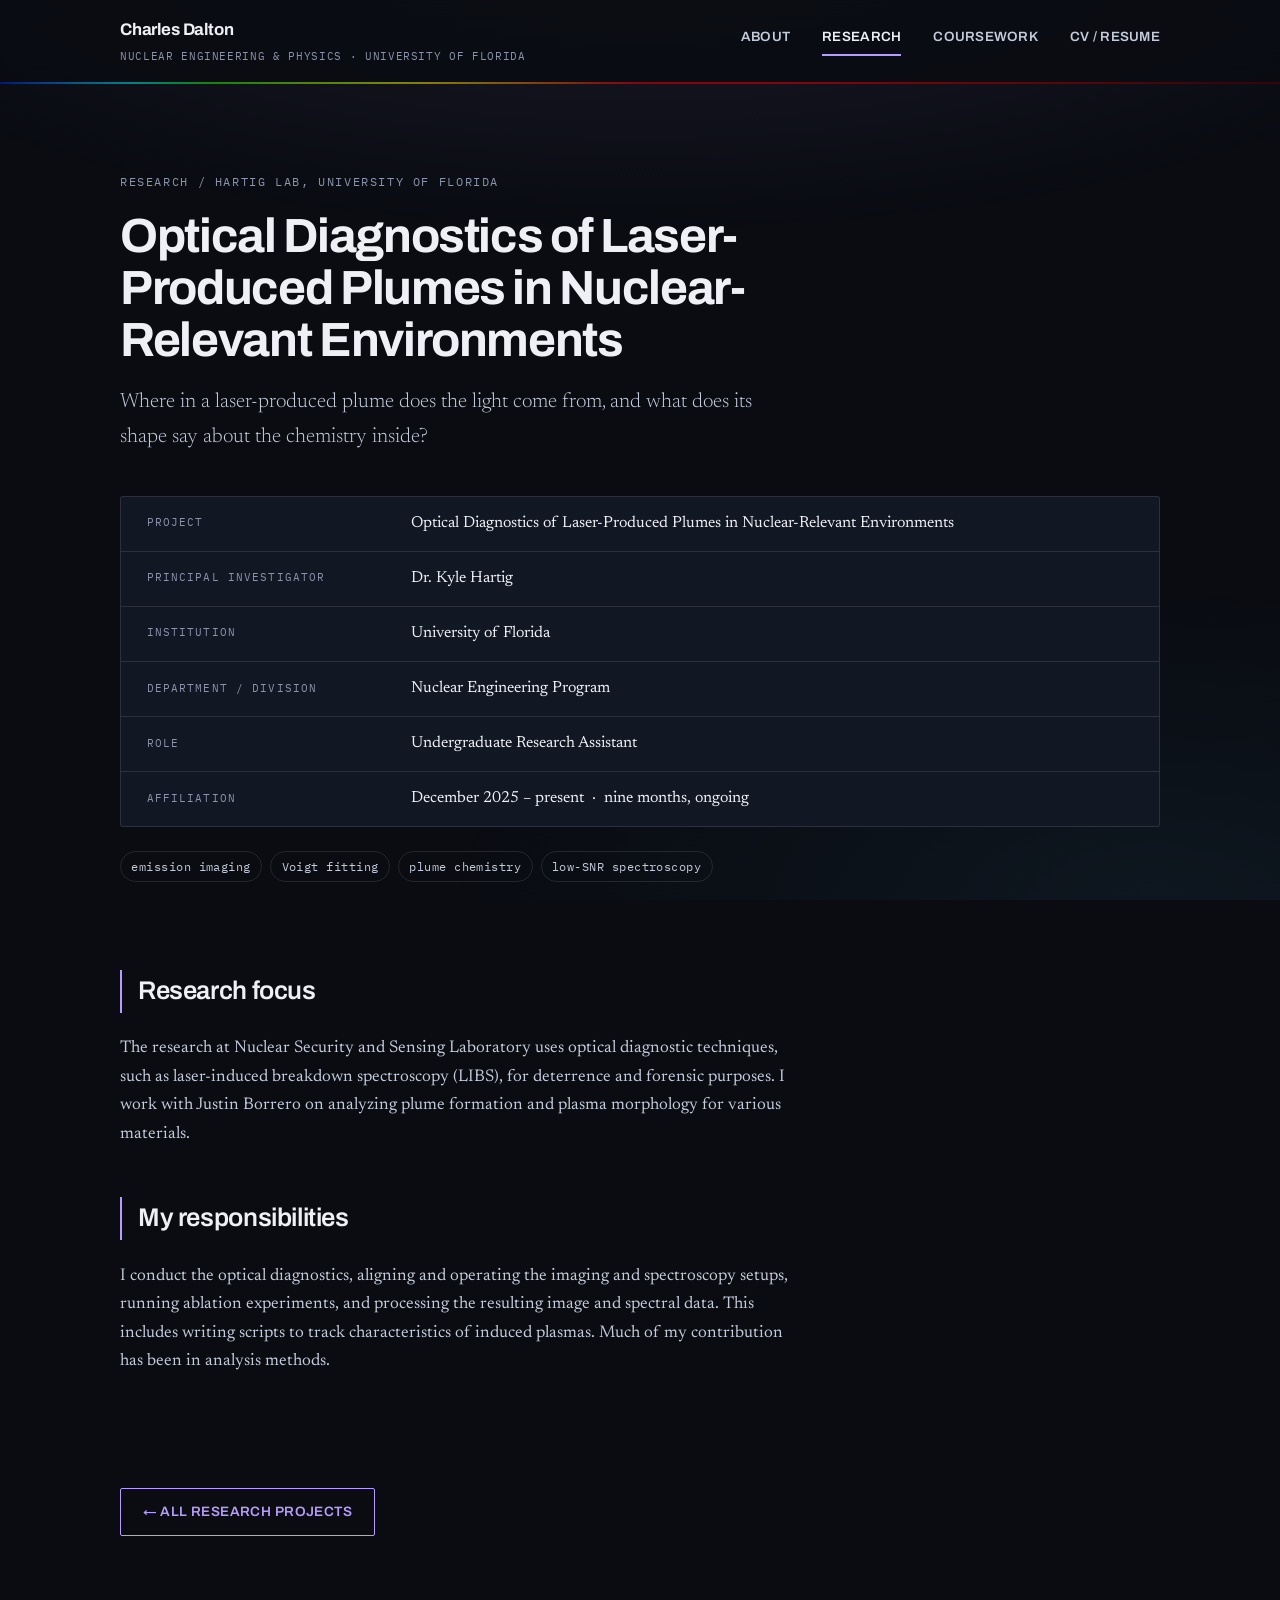
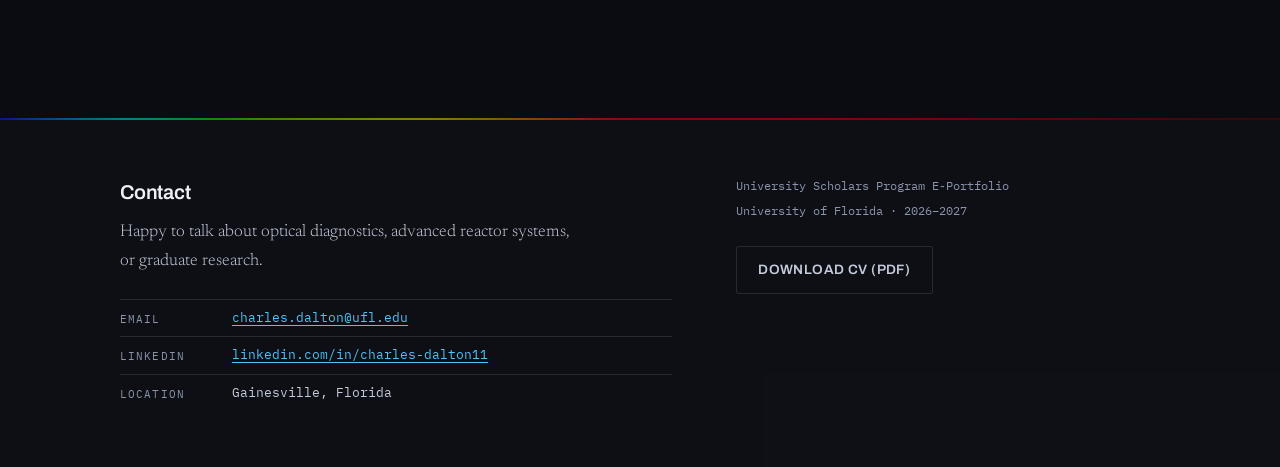
<file: research-hartigOld.html>
<!DOCTYPE html>
<html lang="en">
<head>
<meta charset="utf-8">
<meta name="viewport" content="width=device-width, initial-scale=1">
<title>Optical Diagnostics of Laser-Produced Plumes in Nuclear-Relevant Environments &mdash; Charles Dalton</title>
<meta name="description" content="Where in a laser-produced plume does the light come from, and what does its shape say about the chemistry inside?">
<link rel="preconnect" href="https://fonts.googleapis.com">
<link rel="preconnect" href="https://fonts.gstatic.com" crossorigin>
<link href="https://fonts.googleapis.com/css2?family=Archivo:wght@500;600;700&family=IBM+Plex+Mono:wght@400;500&family=Newsreader:ital,opsz,wght@0,6..72,300;0,6..72,400;0,6..72,500;1,6..72,300&display=swap" rel="stylesheet">
<link rel="stylesheet" href="styles.css">
</head>
<body>
<a class="skip" href="#main">Skip to content</a>
<header class="site-head">
  <div class="wrap head-inner">
    <a class="mark" href="index.html">
      <span class="mark-name">Charles Dalton</span>
      <span class="mark-sub">Nuclear Engineering &amp; Physics &middot; University of Florida</span>
    </a>
    <nav class="nav" aria-label="Sections"><a class="nav-link" href="index.html">About</a><a class="nav-link is-current" href="research.html">Research</a><a class="nav-link" href="coursework.html">Coursework</a><a class="nav-link" href="cv.html">CV / Resume</a></nav>
  </div>
  <div class="rule" aria-hidden="true"></div>
</header>

<main id="main">
<section class="wrap band">
  <p class="eyebrow"><a class="back" href="research.html">Research</a> <span aria-hidden="true">/</span> Hartig Lab, University of Florida</p>
  <h1 class="h1">Optical Diagnostics of Laser-Produced Plumes in Nuclear-Relevant Environments</h1>
  <p class="lede">Where in a laser-produced plume does the light come from, and what does its shape say about the chemistry inside?</p>
  <dl class="plate"><div class="pl-row"><dt>Project</dt><dd>Optical Diagnostics of Laser-Produced Plumes in Nuclear-Relevant Environments</dd></div><div class="pl-row"><dt>Principal investigator</dt><dd>Dr. Kyle Hartig</dd></div><div class="pl-row"><dt>Institution</dt><dd>University of Florida</dd></div><div class="pl-row"><dt>Department / division</dt><dd>Nuclear Engineering Program</dd></div><div class="pl-row"><dt>Role</dt><dd>Undergraduate Research Assistant</dd></div><div class="pl-row"><dt>Affiliation</dt><dd>December 2025 &ndash; present &nbsp;&middot;&nbsp; nine months, ongoing</dd></div></dl><ul class="tags"><li>emission imaging</li><li>Voigt fitting</li><li>plume chemistry</li><li>low-SNR spectroscopy</li></ul>
</section>


<section class="wrap band prose">
  <h2 class="h2">Research focus</h2>
  <p>The research at Nuclear Security and Sensing Laboratory uses optical diagnostic techniques, such as laser-induced breakdown spectroscopy (LIBS), for deterrence and forensic purposes. I work with Justin Borrero on analyzing plume formation and plasma morphology for various materials.</p>
  <h2 class="h2">My responsibilities</h2>
  <p>I conduct the optical diagnostics, aligning and operating the imaging and spectroscopy setups, running ablation experiments, and processing the resulting image and spectral data. This includes writing scripts to track characteristics of induced plasmas. Much of my contribution has been in analysis methods.</p>
  
</section>

<section class="wrap band">
  <a class="btn" href="research.html">&larr; All research projects</a>
</section>
</main>
<footer class="site-foot" id="contact">
  <div class="rule" aria-hidden="true"></div>
  <div class="wrap foot-inner">
    <div>
      <h2 class="foot-h">Contact</h2>
      <p class="foot-p">Happy to talk about optical diagnostics, advanced reactor systems, or graduate research.</p>
      <ul class="contact-list">
        <li><span class="k">Email</span><a href="mailto:charles.dalton@ufl.edu">charles.dalton@ufl.edu</a></li>
        <li><span class="k">LinkedIn</span><a href="https://linkedin.com/in/charles-dalton11">linkedin.com/in/charles-dalton11</a></li>
        <li><span class="k">Location</span><span>Gainesville, Florida</span></li>
      </ul>
    </div>
    <div class="foot-meta">
      <p>University Scholars Program E&#8209;Portfolio</p>
      <p>University of Florida &middot; 2026&ndash;2027</p>
      <a class="btn btn-ghost" href="assets/Charles_Dalton_CV.pdf" download>Download CV (PDF)</a>
    </div>
  </div>
</footer>
</body>
</html>
</file>
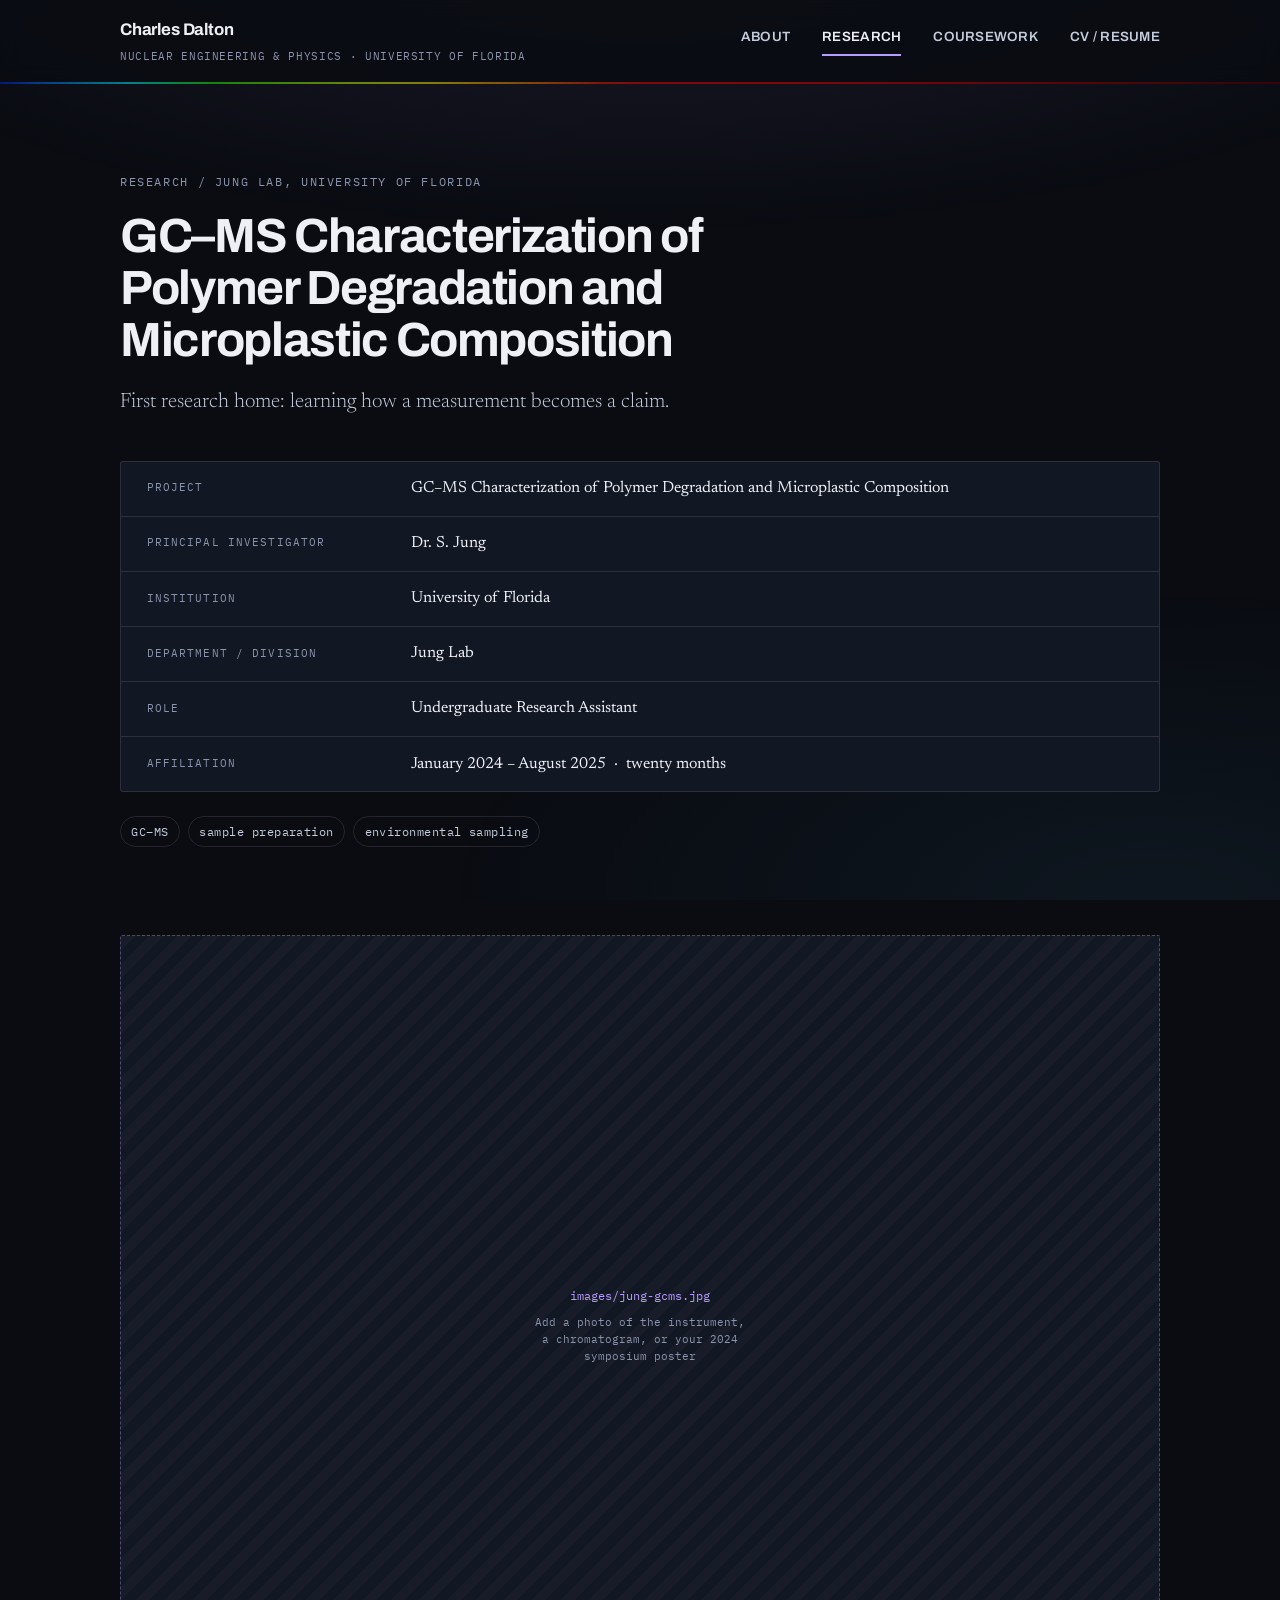
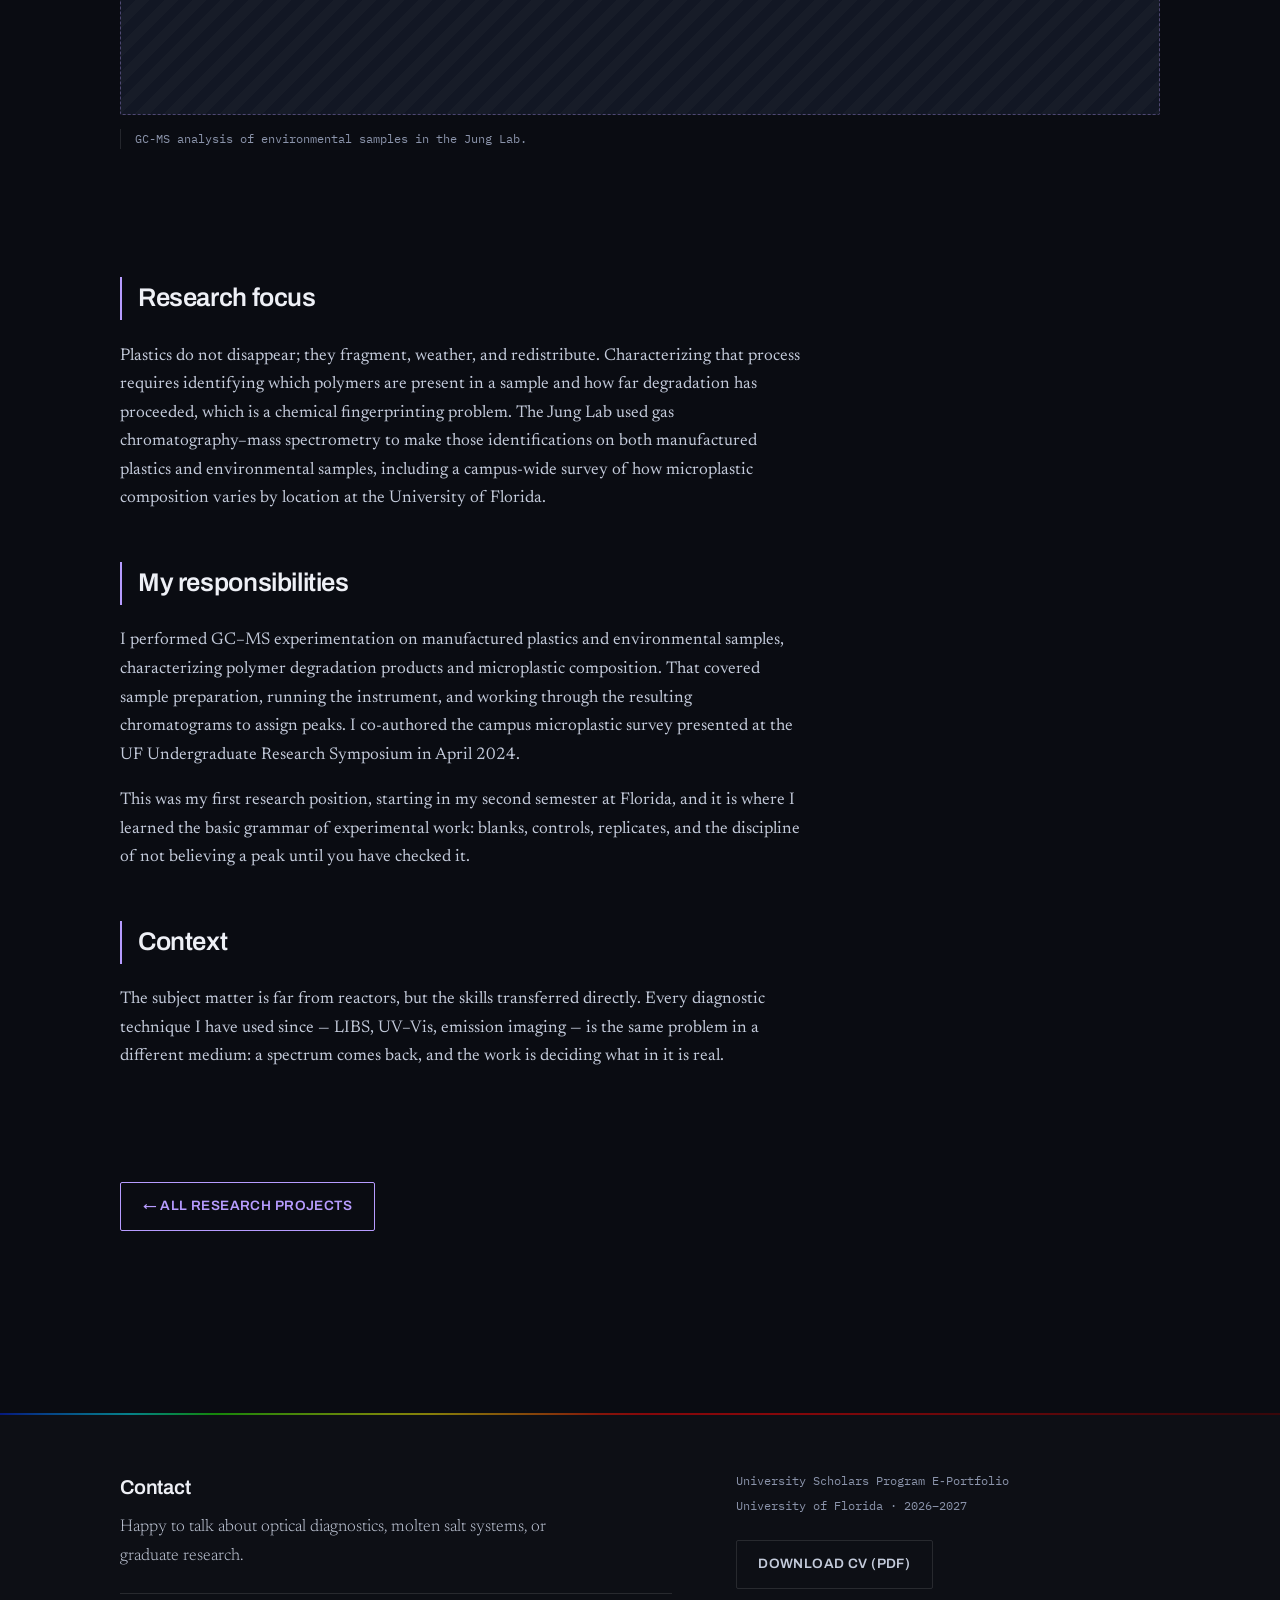
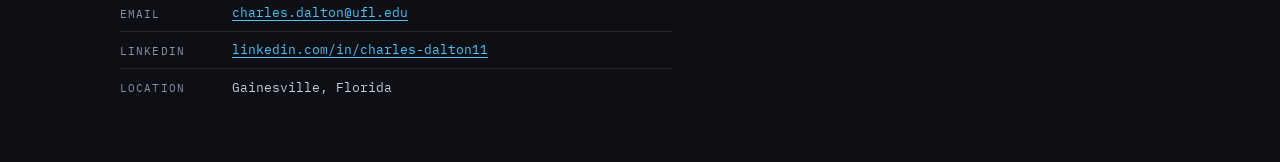
<file: research-jung.html>
<!DOCTYPE html>
<html lang="en">
<head>
<meta charset="utf-8">
<meta name="viewport" content="width=device-width, initial-scale=1">
<title>GC-MS Characterization of Polymer Degradation and Microplastic Composition &mdash; Charles Dalton</title>
<meta name="description" content="First research home: learning how a measurement becomes a claim.">
<link rel="preconnect" href="https://fonts.googleapis.com">
<link rel="preconnect" href="https://fonts.gstatic.com" crossorigin>
<link href="https://fonts.googleapis.com/css2?family=Archivo:wght@500;600;700&family=IBM+Plex+Mono:wght@400;500&family=Newsreader:ital,opsz,wght@0,6..72,300;0,6..72,400;0,6..72,500;1,6..72,300&display=swap" rel="stylesheet">
<link rel="stylesheet" href="styles.css">
</head>
<body>
<a class="skip" href="#main">Skip to content</a>
<header class="site-head">
  <div class="wrap head-inner">
    <a class="mark" href="index.html">
      <span class="mark-name">Charles Dalton</span>
      <span class="mark-sub">Nuclear Engineering &amp; Physics &middot; University of Florida</span>
    </a>
    <nav class="nav" aria-label="Sections"><a class="nav-link" href="index.html">About</a><a class="nav-link is-current" href="research.html">Research</a><a class="nav-link" href="coursework.html">Coursework</a><a class="nav-link" href="cv.html">CV / Resume</a></nav>
  </div>
  <div class="rule" aria-hidden="true"></div>
</header>

<main id="main">
<section class="wrap band">
  <p class="eyebrow"><a class="back" href="research.html">Research</a> <span aria-hidden="true">/</span> Jung Lab, University of Florida</p>
  <h1 class="h1">GC&ndash;MS Characterization of Polymer Degradation and Microplastic Composition</h1>
  <p class="lede">First research home: learning how a measurement becomes a claim.</p>
  <dl class="plate"><div class="pl-row"><dt>Project</dt><dd>GC&ndash;MS Characterization of Polymer Degradation and Microplastic Composition</dd></div><div class="pl-row"><dt>Principal investigator</dt><dd>Dr. S. Jung</dd></div><div class="pl-row"><dt>Institution</dt><dd>University of Florida</dd></div><div class="pl-row"><dt>Department / division</dt><dd>Jung Lab</dd></div><div class="pl-row"><dt>Role</dt><dd>Undergraduate Research Assistant</dd></div><div class="pl-row"><dt>Affiliation</dt><dd>January 2024 &ndash; August 2025 &nbsp;&middot;&nbsp; twenty months</dd></div></dl><ul class="tags"><li>GC&ndash;MS</li><li>sample preparation</li><li>environmental sampling</li></ul>
</section>

<section class="wrap band">
  <figure class="figure">
  <!-- REPLACE THIS BLOCK with:  <img class="photo" src="images/jung-gcms.jpg" alt="describe the photo"> -->
  <div class="photo-slot">
    <span class="slot-tag">images/jung-gcms.jpg</span>
    <span class="slot-note">Add a photo of the instrument, a chromatogram, or your 2024 symposium poster</span>
  </div>
  <figcaption>GC-MS analysis of environmental samples in the Jung Lab.</figcaption>
</figure>
</section>

<section class="wrap band prose">
  <h2 class="h2">Research focus</h2>
  <p>Plastics do not disappear; they fragment, weather, and redistribute. Characterizing that process requires identifying which polymers are present in a sample and how far degradation has proceeded, which is a chemical fingerprinting problem. The Jung Lab used gas chromatography&ndash;mass spectrometry to make those identifications on both manufactured plastics and environmental samples, including a campus-wide survey of how microplastic composition varies by location at the University of Florida.</p>
  <h2 class="h2">My responsibilities</h2>
  <p>I performed GC&ndash;MS experimentation on manufactured plastics and environmental samples, characterizing polymer degradation products and microplastic composition. That covered sample preparation, running the instrument, and working through the resulting chromatograms to assign peaks. I co-authored the campus microplastic survey presented at the UF Undergraduate Research Symposium in April 2024.</p>
<p>This was my first research position, starting in my second semester at Florida, and it is where I learned the basic grammar of experimental work: blanks, controls, replicates, and the discipline of not believing a peak until you have checked it.</p>
  <h2 class="h2">Context</h2>
  <p>The subject matter is far from reactors, but the skills transferred directly. Every diagnostic technique I have used since &mdash; LIBS, UV&ndash;Vis, emission imaging &mdash; is the same problem in a different medium: a spectrum comes back, and the work is deciding what in it is real.</p>
  
</section>

<section class="wrap band">
  <a class="btn" href="research.html">&larr; All research projects</a>
</section>
</main>
<footer class="site-foot" id="contact">
  <div class="rule" aria-hidden="true"></div>
  <div class="wrap foot-inner">
    <div>
      <h2 class="foot-h">Contact</h2>
      <p class="foot-p">Happy to talk about optical diagnostics, molten salt systems, or graduate research.</p>
      <ul class="contact-list">
        <li><span class="k">Email</span><a href="mailto:charles.dalton@ufl.edu">charles.dalton@ufl.edu</a></li>
        <li><span class="k">LinkedIn</span><a href="https://linkedin.com/in/charles-dalton11">linkedin.com/in/charles-dalton11</a></li>
        <li><span class="k">Location</span><span>Gainesville, Florida</span></li>
      </ul>
    </div>
    <div class="foot-meta">
      <p>University Scholars Program E&#8209;Portfolio</p>
      <p>University of Florida &middot; 2026&ndash;2027</p>
      <a class="btn btn-ghost" href="assets/Charles_Dalton_CV.pdf" download>Download CV (PDF)</a>
    </div>
  </div>
</footer>
</body>
</html>
</file>
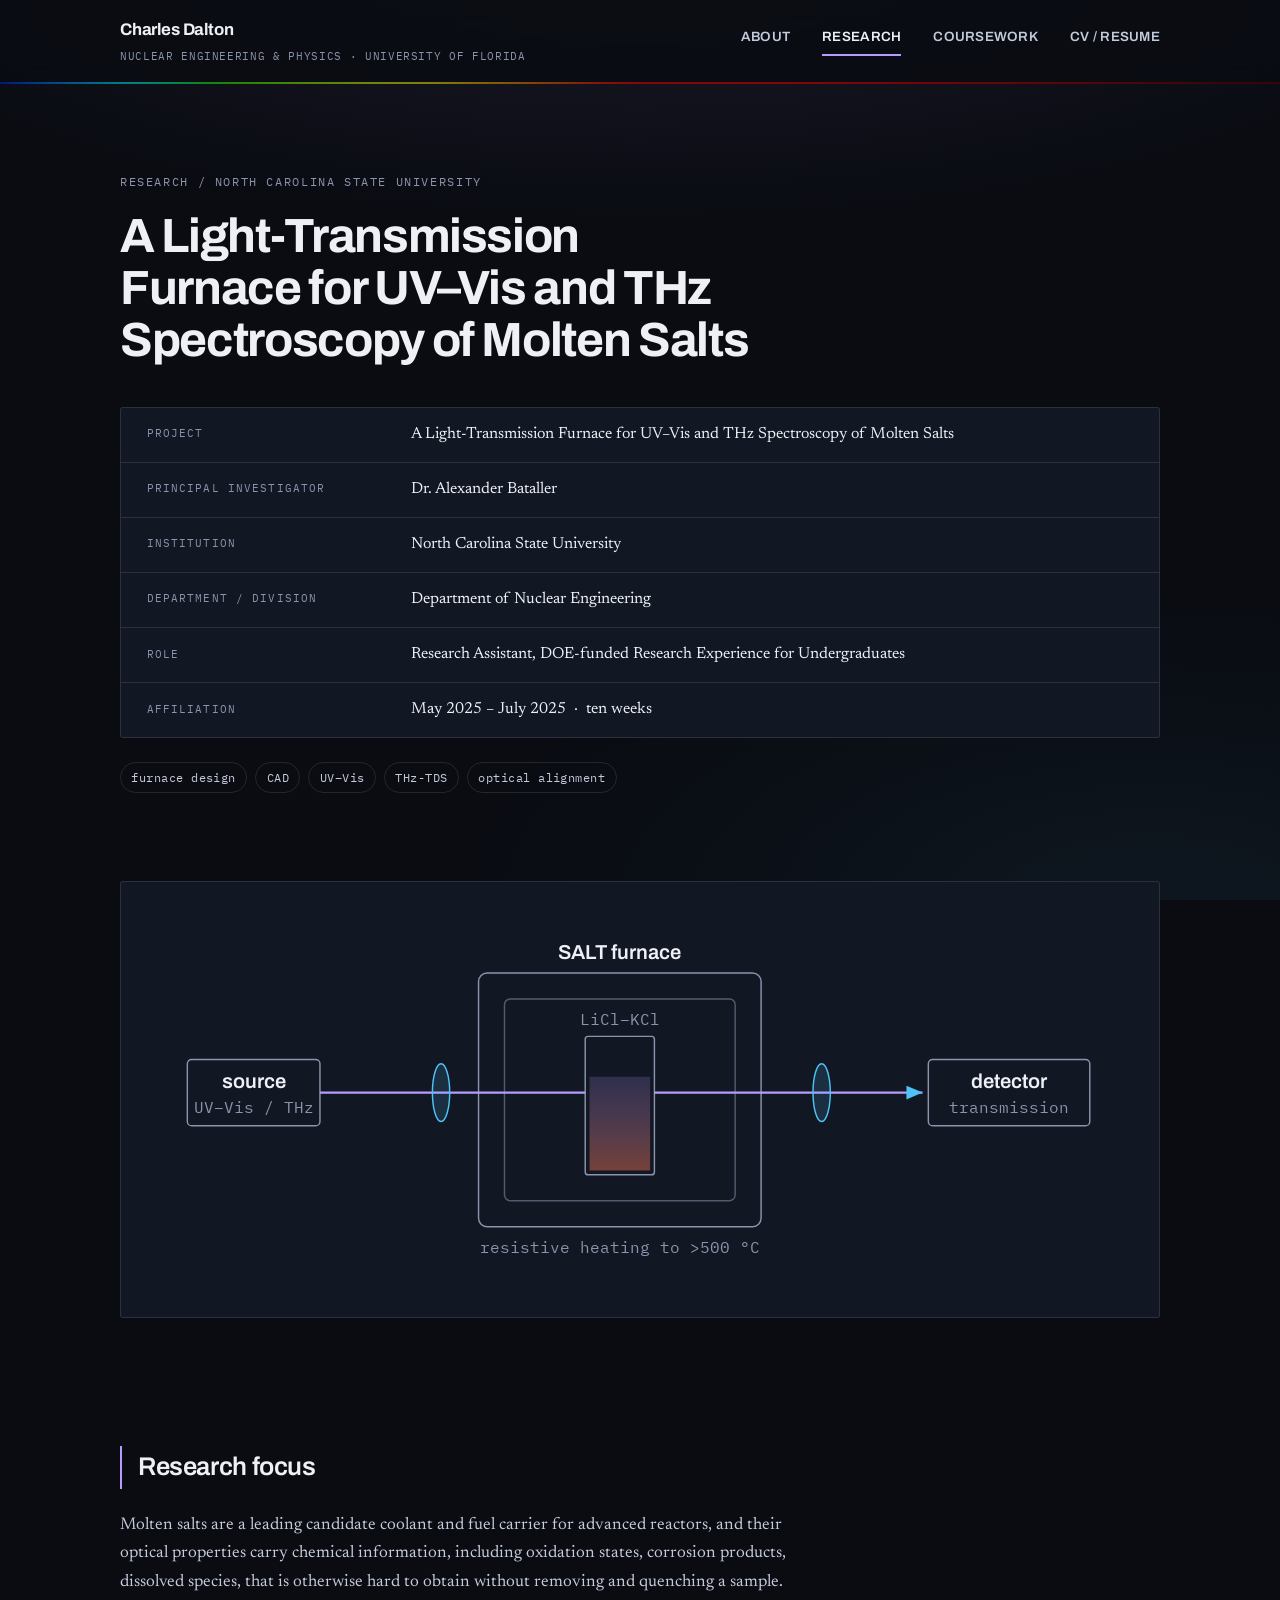
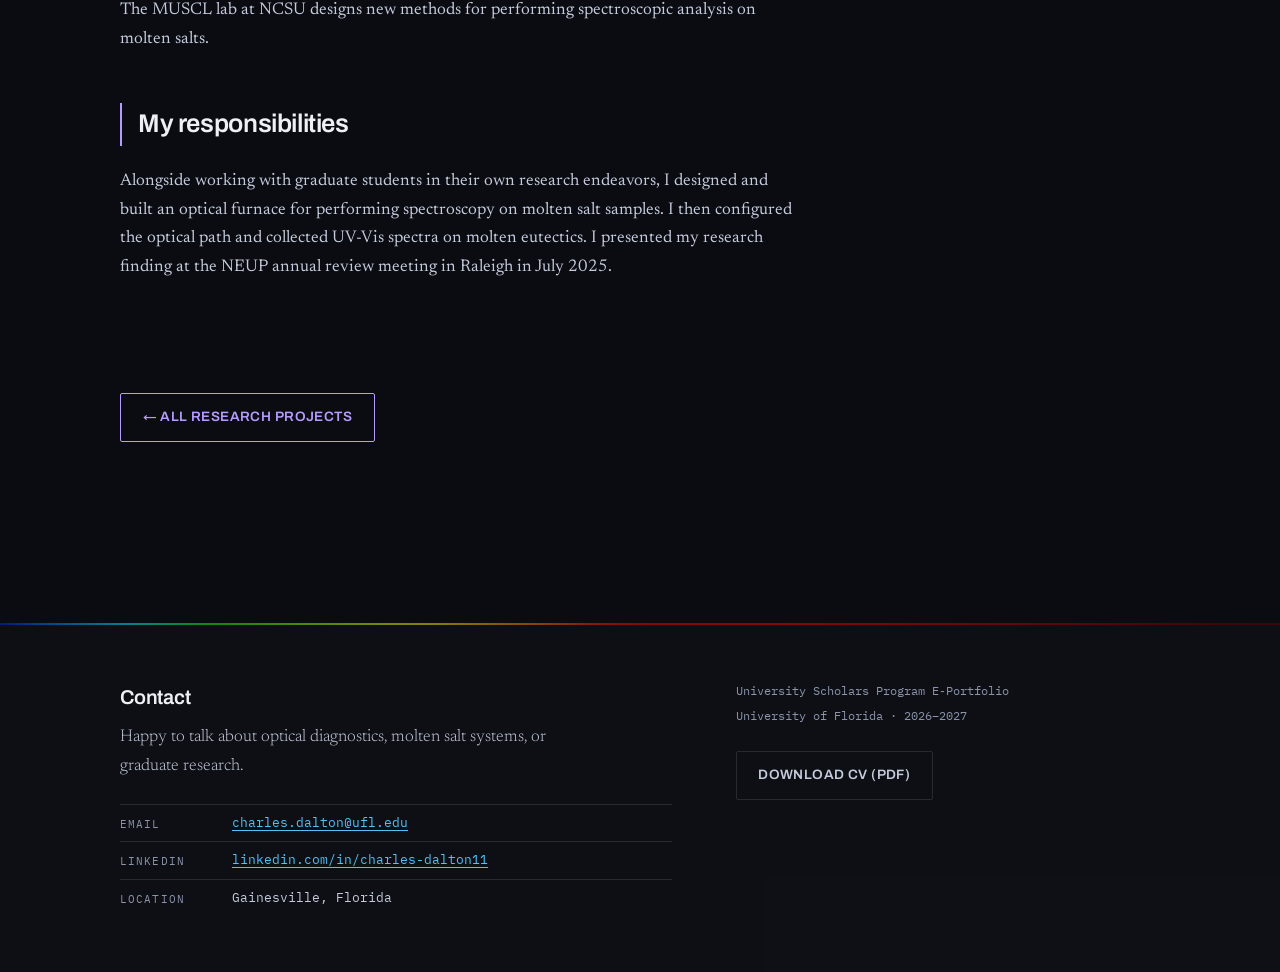
<file: research-ncsu.html>
<!DOCTYPE html>
<html lang="en">
<head>
<meta charset="utf-8">
<meta name="viewport" content="width=device-width, initial-scale=1">
<title>A Light-Transmission Furnace for UV-Vis and THz Spectroscopy of Molten Salts &mdash; Charles Dalton</title>
<meta name="description" content="Molten salt is opaque to most instruments and hostile to the rest. Build the cell that lets light through.">
<link rel="preconnect" href="https://fonts.googleapis.com">
<link rel="preconnect" href="https://fonts.gstatic.com" crossorigin>
<link href="https://fonts.googleapis.com/css2?family=Archivo:wght@500;600;700&family=IBM+Plex+Mono:wght@400;500&family=Newsreader:ital,opsz,wght@0,6..72,300;0,6..72,400;0,6..72,500;1,6..72,300&display=swap" rel="stylesheet">
<link rel="stylesheet" href="styles.css">
</head>
<body>
<a class="skip" href="#main">Skip to content</a>
<header class="site-head">
  <div class="wrap head-inner">
    <a class="mark" href="index.html">
      <span class="mark-name">Charles Dalton</span>
      <span class="mark-sub">Nuclear Engineering &amp; Physics &middot; University of Florida</span>
    </a>
    <nav class="nav" aria-label="Sections"><a class="nav-link" href="index.html">About</a><a class="nav-link is-current" href="research.html">Research</a><a class="nav-link" href="coursework.html">Coursework</a><a class="nav-link" href="cv.html">CV / Resume</a></nav>
  </div>
  <div class="rule" aria-hidden="true"></div>
</header>

<main id="main">
<section class="wrap band">
  <p class="eyebrow"><a class="back" href="research.html">Research</a> <span aria-hidden="true">/</span> North Carolina State University</p>
  <h1 class="h1">A Light-Transmission Furnace for UV&ndash;Vis and THz Spectroscopy of Molten Salts</h1>
  <dl class="plate"><div class="pl-row"><dt>Project</dt><dd>A Light-Transmission Furnace for UV&ndash;Vis and THz Spectroscopy of Molten Salts</dd></div><div class="pl-row"><dt>Principal investigator</dt><dd>Dr. Alexander Bataller</dd></div><div class="pl-row"><dt>Institution</dt><dd>North Carolina State University</dd></div><div class="pl-row"><dt>Department / division</dt><dd>Department of Nuclear Engineering</dd></div><div class="pl-row"><dt>Role</dt><dd>Research Assistant, DOE-funded Research Experience for Undergraduates</dd></div><div class="pl-row"><dt>Affiliation</dt><dd>May 2025 &ndash; July 2025 &nbsp;&middot;&nbsp; ten weeks</dd></div></dl><ul class="tags"><li>furnace design</li><li>CAD</li><li>UV&ndash;Vis</li><li>THz-TDS</li><li>optical alignment</li></ul>
</section>

<section class="wrap band">
  <figure class="figure">
<svg class="schematic" viewBox="0 0 720 280" role="img" aria-label="Schematic of the SALT furnace: a broadband source passes through a heated quartz cuvette of molten lithium chloride-potassium chloride eutectic and into a UV-visible spectrometer, with a terahertz time-domain path shown alongside.">
  <defs>
    <marker id="fh" markerWidth="8" markerHeight="8" refX="7" refY="3" orient="auto">
      <path d="M0 0 L7 3 L0 6 z" fill="var(--ar-ii)"/>
    </marker>
    <linearGradient id="melt" x1="0" y1="0" x2="0" y2="1">
      <stop offset="0%" stop-color="var(--argon)" stop-opacity=".18"/>
      <stop offset="100%" stop-color="var(--ar-i)" stop-opacity=".42"/>
    </linearGradient>
  </defs>

  <rect x="46" y="112" width="92" height="46" rx="3" class="sc-box"/>
  <text x="92" y="132" class="sc-l" text-anchor="middle">source</text>
  <text x="92" y="149" class="sc-s" text-anchor="middle">UV&ndash;Vis / THz</text>

  <!-- furnace body -->
  <rect x="248" y="52" width="196" height="176" rx="6" class="sc-box"/>
  <rect x="266" y="70" width="160" height="140" rx="4" class="sc-box" opacity=".55"/>
  <text x="346" y="42" class="sc-l" text-anchor="middle">SALT furnace</text>
  <text x="346" y="246" class="sc-s" text-anchor="middle">resistive heating to &gt;500 &deg;C</text>

  <!-- cuvette -->
  <rect x="322" y="96" width="48" height="96" rx="2" class="sc-box"/>
  <rect x="325" y="124" width="42" height="65" fill="url(#melt)"/>
  <text x="346" y="88" class="sc-s" text-anchor="middle">LiCl&ndash;KCl</text>

  <!-- beam -->
  <line x1="138" y1="135" x2="322" y2="135" class="sc-beam2"/>
  <line x1="370" y1="135" x2="556" y2="135" class="sc-beam2" marker-end="url(#fh)"/>
  <ellipse cx="222" cy="135" rx="6" ry="20" class="sc-lens"/>
  <ellipse cx="486" cy="135" rx="6" ry="20" class="sc-lens"/>

  <rect x="560" y="112" width="112" height="46" rx="3" class="sc-box"/>
  <text x="616" y="132" class="sc-l" text-anchor="middle">detector</text>
  <text x="616" y="149" class="sc-s" text-anchor="middle">transmission</text>
</svg>
</figure>

</section>

<section class="wrap band prose">
  <h2 class="h2">Research focus</h2>
  <p>Molten salts are a leading candidate coolant and fuel carrier for advanced reactors, and their optical properties carry chemical information, including oxidation states, corrosion products, dissolved species, that is otherwise hard to obtain without removing and quenching a sample. The MUSCL lab at NCSU designs new methods for performing spectroscopic analysis on molten salts.</p>
  <h2 class="h2">My responsibilities</h2>
  <p>Alongside working with graduate students in their own research endeavors, I designed and built an optical furnace for performing spectroscopy on molten salt samples. I then configured the optical path and collected UV-Vis spectra on molten eutectics. I presented my research finding at the NEUP annual review meeting in Raleigh in July 2025.</p>
 
</section>

<section class="wrap band">
  <a class="btn" href="research.html">&larr; All research projects</a>
</section>
</main>
<footer class="site-foot" id="contact">
  <div class="rule" aria-hidden="true"></div>
  <div class="wrap foot-inner">
    <div>
      <h2 class="foot-h">Contact</h2>
      <p class="foot-p">Happy to talk about optical diagnostics, molten salt systems, or graduate research.</p>
      <ul class="contact-list">
        <li><span class="k">Email</span><a href="mailto:charles.dalton@ufl.edu">charles.dalton@ufl.edu</a></li>
        <li><span class="k">LinkedIn</span><a href="https://linkedin.com/in/charles-dalton11">linkedin.com/in/charles-dalton11</a></li>
        <li><span class="k">Location</span><span>Gainesville, Florida</span></li>
      </ul>
    </div>
    <div class="foot-meta">
      <p>University Scholars Program E&#8209;Portfolio</p>
      <p>University of Florida &middot; 2026&ndash;2027</p>
      <a class="btn btn-ghost" href="assets/Charles_Dalton_CV.pdf" download>Download CV (PDF)</a>
    </div>
  </div>
</footer>
</body>
</html>
</file>
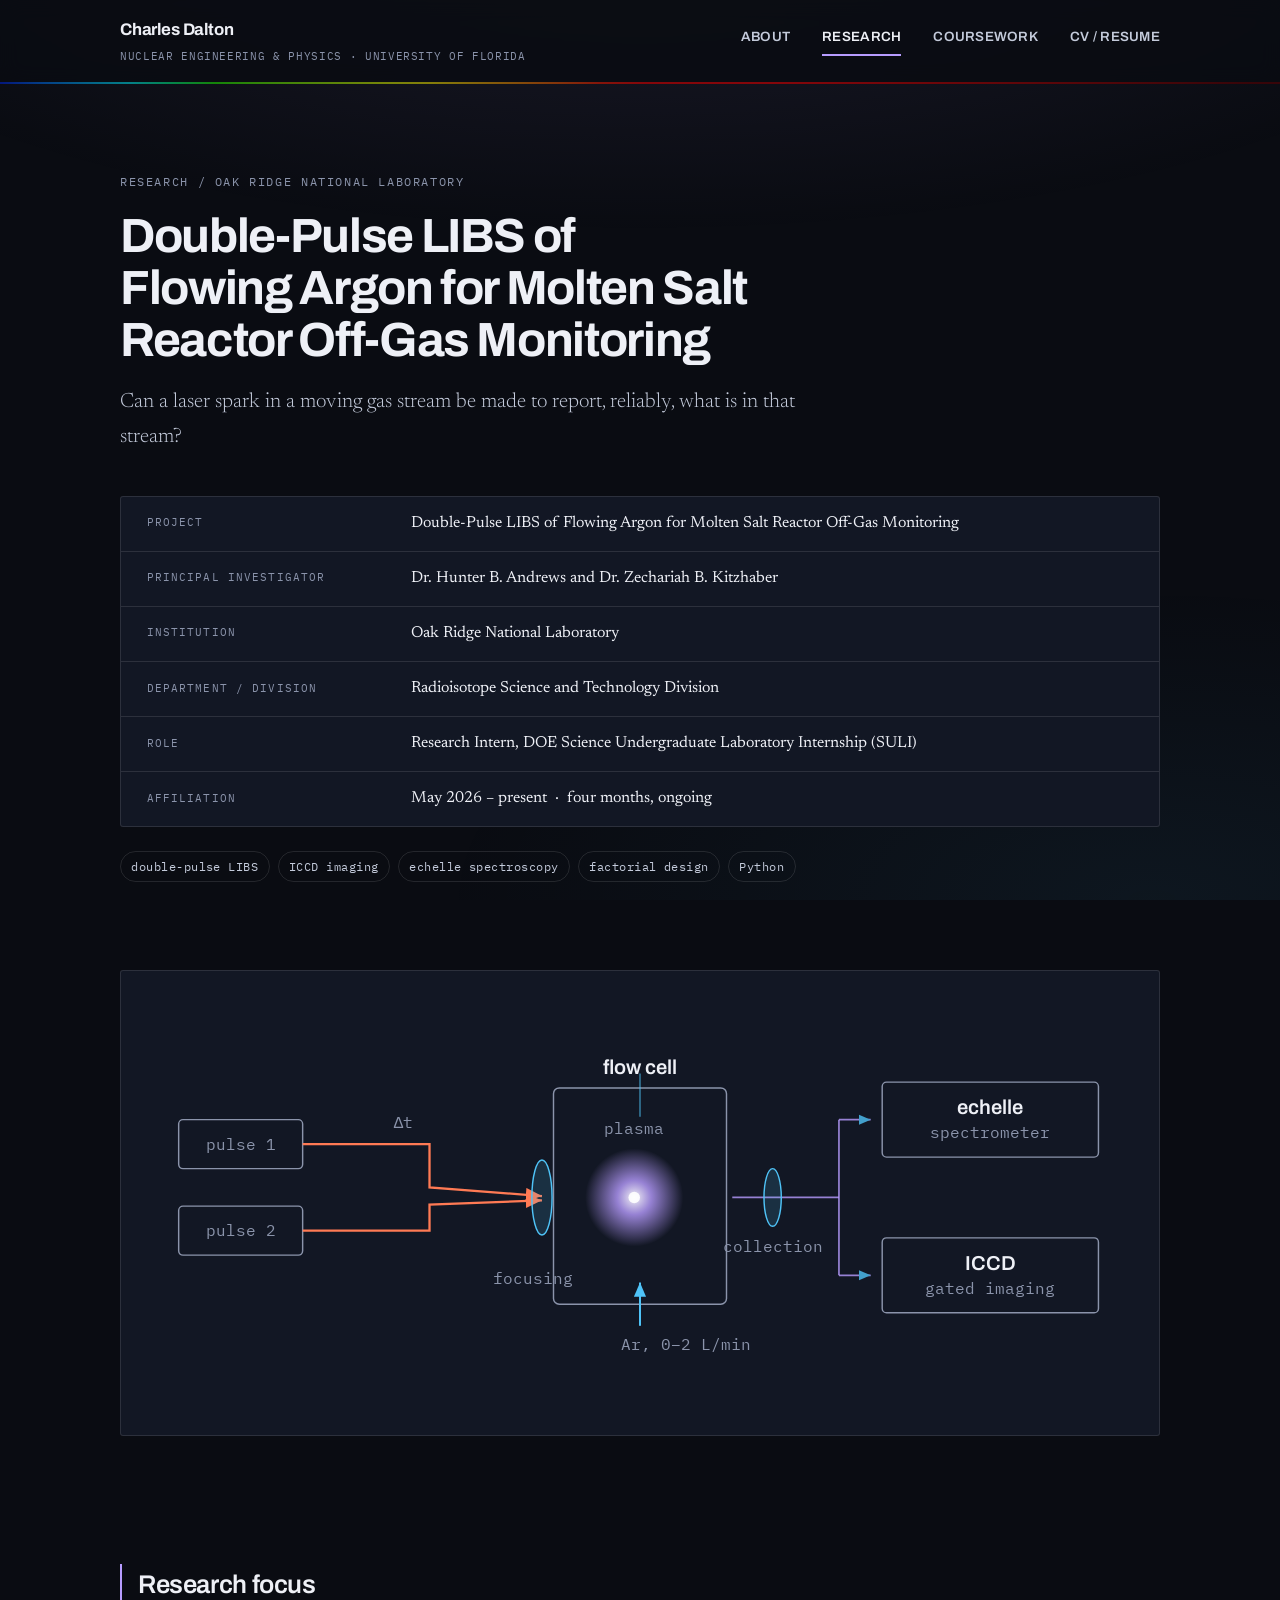
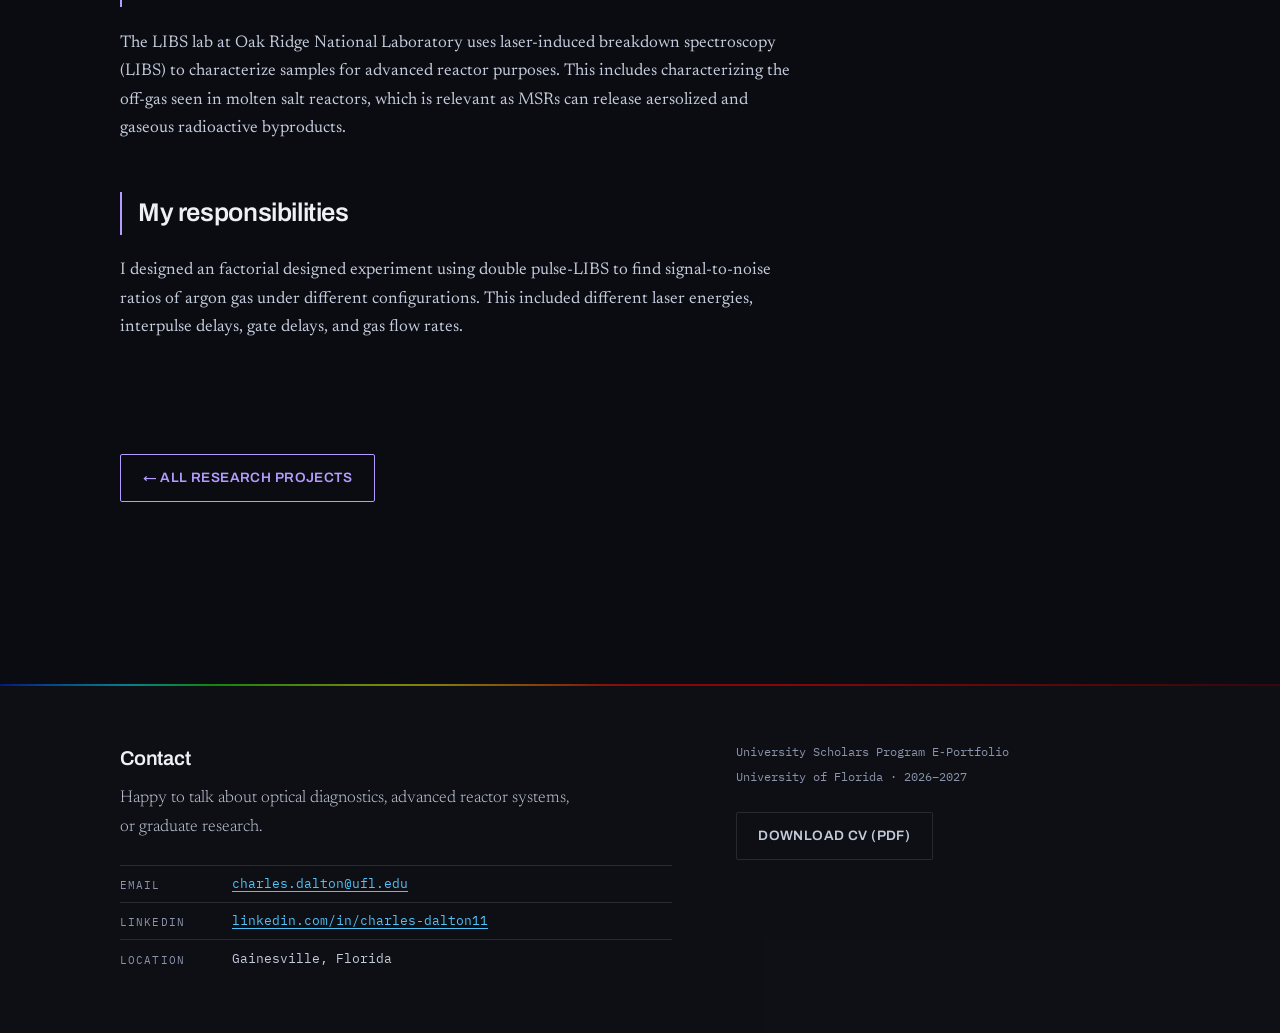
<file: research-ornl.html>
<!DOCTYPE html>
<html lang="en">
<head>
<meta charset="utf-8">
<meta name="viewport" content="width=device-width, initial-scale=1">
<title>Double-Pulse LIBS of Flowing Argon for Molten Salt Reactor Off-Gas Monitoring &mdash; Charles Dalton</title>
<link rel="preconnect" href="https://fonts.googleapis.com">
<link rel="preconnect" href="https://fonts.gstatic.com" crossorigin>
<link href="https://fonts.googleapis.com/css2?family=Archivo:wght@500;600;700&family=IBM+Plex+Mono:wght@400;500&family=Newsreader:ital,opsz,wght@0,6..72,300;0,6..72,400;0,6..72,500;1,6..72,300&display=swap" rel="stylesheet">
<link rel="stylesheet" href="styles.css">
</head>
<body>
<a class="skip" href="#main">Skip to content</a>
<header class="site-head">
  <div class="wrap head-inner">
    <a class="mark" href="index.html">
      <span class="mark-name">Charles Dalton</span>
      <span class="mark-sub">Nuclear Engineering &amp; Physics &middot; University of Florida</span>
    </a>
    <nav class="nav" aria-label="Sections"><a class="nav-link" href="index.html">About</a><a class="nav-link is-current" href="research.html">Research</a><a class="nav-link" href="coursework.html">Coursework</a><a class="nav-link" href="cv.html">CV / Resume</a></nav>
  </div>
  <div class="rule" aria-hidden="true"></div>
</header>

<main id="main">
<section class="wrap band">
  <p class="eyebrow"><a class="back" href="research.html">Research</a> <span aria-hidden="true">/</span> Oak Ridge National Laboratory</p>
  <h1 class="h1">Double-Pulse LIBS of Flowing Argon for Molten Salt Reactor Off-Gas Monitoring</h1>
  <p class="lede">Can a laser spark in a moving gas stream be made to report, reliably, what is in that stream?</p>
  <dl class="plate"><div class="pl-row"><dt>Project</dt><dd>Double-Pulse LIBS of Flowing Argon for Molten Salt Reactor Off-Gas Monitoring</dd></div><div class="pl-row"><dt>Principal investigator</dt><dd>Dr. Hunter B. Andrews and Dr. Zechariah B. Kitzhaber</dd></div><div class="pl-row"><dt>Institution</dt><dd>Oak Ridge National Laboratory</dd></div><div class="pl-row"><dt>Department / division</dt><dd>Radioisotope Science and Technology Division</dd></div><div class="pl-row"><dt>Role</dt><dd>Research Intern, DOE Science Undergraduate Laboratory Internship (SULI)</dd></div><div class="pl-row"><dt>Affiliation</dt><dd>May 2026 &ndash; present &nbsp;&middot;&nbsp; four months, ongoing</dd></div></dl><ul class="tags"><li>double-pulse LIBS</li><li>ICCD imaging</li><li>echelle spectroscopy</li><li>factorial design</li><li>Python</li></ul>
</section>

<section class="wrap band">
  <figure class="figure">
<svg class="schematic" viewBox="0 0 720 300" role="img" aria-label="Schematic of the double-pulse LIBS arrangement: two collinear laser pulses separated by an interpulse delay focus into a flowing argon stream, with an echelle spectrometer and gated ICCD camera collecting the plasma emission.">
  <defs>
    <marker id="ah" markerWidth="8" markerHeight="8" refX="7" refY="3" orient="auto">
      <path d="M0 0 L7 3 L0 6 z" fill="var(--ar-i)"/>
    </marker>
    <marker id="ah2" markerWidth="8" markerHeight="8" refX="7" refY="3" orient="auto">
      <path d="M0 0 L7 3 L0 6 z" fill="var(--ar-ii)"/>
    </marker>
    <radialGradient id="plasma">
      <stop offset="0%" stop-color="#ffffff" stop-opacity=".95"/>
      <stop offset="35%" stop-color="var(--argon)" stop-opacity=".8"/>
      <stop offset="100%" stop-color="var(--argon)" stop-opacity="0"/>
    </radialGradient>
  </defs>

  <!-- flow cell -->
  <rect x="300" y="70" width="120" height="150" rx="4" class="sc-box"/>
  <text x="360" y="60" class="sc-l" text-anchor="middle">flow cell</text>
  <path d="M360 235 L360 205" class="sc-flow" marker-end="url(#ah2)"/>
  <path d="M360 90 L360 60" class="sc-flow" opacity=".45"/>
  <text x="392" y="252" class="sc-s" text-anchor="middle">Ar, 0&ndash;2 L/min</text>

  <!-- lasers -->
  <rect x="40" y="92" width="86" height="34" rx="3" class="sc-box"/>
  <text x="83" y="113" class="sc-s" text-anchor="middle">pulse 1</text>
  <rect x="40" y="152" width="86" height="34" rx="3" class="sc-box"/>
  <text x="83" y="173" class="sc-s" text-anchor="middle">pulse 2</text>
  <path d="M126 109 L214 109 L214 139 L292 145" class="sc-beam" marker-end="url(#ah)"/>
  <path d="M126 169 L214 169 L214 151 L292 148" class="sc-beam" marker-end="url(#ah)"/>
  <text x="196" y="98" class="sc-s" text-anchor="middle">&Delta;t</text>

  <!-- focusing lens -->
  <ellipse cx="292" cy="146" rx="7" ry="26" class="sc-lens"/>
  <text x="286" y="206" class="sc-s" text-anchor="middle">focusing</text>

  <!-- plasma -->
  <circle cx="356" cy="146" r="34" fill="url(#plasma)"/>
  <circle cx="356" cy="146" r="4" fill="#fff" opacity=".9"/>
  <text x="356" y="146" class="sc-s" text-anchor="middle" dy="-44">plasma</text>

  <!-- collection -->
  <line x1="424" y1="146" x2="498" y2="146" class="sc-collect"/>
  <ellipse cx="452" cy="146" rx="6" ry="20" class="sc-lens"/>
  <text x="452" y="184" class="sc-s" text-anchor="middle">collection</text>
  <line x1="498" y1="92" x2="498" y2="200" class="sc-collect"/>
  <line x1="498" y1="92" x2="520" y2="92" class="sc-collect" marker-end="url(#ah2)"/>
  <line x1="498" y1="200" x2="520" y2="200" class="sc-collect" marker-end="url(#ah2)"/>
  <rect x="528" y="66" width="150" height="52" rx="3" class="sc-box"/>
  <text x="603" y="88" class="sc-l" text-anchor="middle">echelle</text>
  <text x="603" y="105" class="sc-s" text-anchor="middle">spectrometer</text>
  <rect x="528" y="174" width="150" height="52" rx="3" class="sc-box"/>
  <text x="603" y="196" class="sc-l" text-anchor="middle">ICCD</text>
  <text x="603" y="213" class="sc-s" text-anchor="middle">gated imaging</text>
</svg>
</figure>

</section>

<section class="wrap band prose">
  <h2 class="h2">Research focus</h2>
  <p>The LIBS lab at Oak Ridge National Laboratory uses laser-induced breakdown spectroscopy (LIBS) to characterize samples for advanced reactor purposes. This includes characterizing the off-gas seen in molten salt reactors, which is relevant as MSRs can release aersolized and gaseous radioactive byproducts.</p>
  <h2 class="h2">My responsibilities</h2>
  <p>I designed an factorial designed experiment using double pulse-LIBS to find signal-to-noise ratios of argon gas under different configurations. This included different laser energies, interpulse delays, gate delays, and gas flow rates.</p>
  
</section>

<section class="wrap band">
  <a class="btn" href="research.html">&larr; All research projects</a>
</section>
</main>
<footer class="site-foot" id="contact">
  <div class="rule" aria-hidden="true"></div>
  <div class="wrap foot-inner">
    <div>
      <h2 class="foot-h">Contact</h2>
      <p class="foot-p">Happy to talk about optical diagnostics, advanced reactor systems, or graduate research.</p>
      <ul class="contact-list">
        <li><span class="k">Email</span><a href="mailto:charles.dalton@ufl.edu">charles.dalton@ufl.edu</a></li>
        <li><span class="k">LinkedIn</span><a href="https://linkedin.com/in/charles-dalton11">linkedin.com/in/charles-dalton11</a></li>
        <li><span class="k">Location</span><span>Gainesville, Florida</span></li>
      </ul>
    </div>
    <div class="foot-meta">
      <p>University Scholars Program E&#8209;Portfolio</p>
      <p>University of Florida &middot; 2026&ndash;2027</p>
      <a class="btn btn-ghost" href="assets/Charles_Dalton_CV.pdf" download>Download CV (PDF)</a>
    </div>
  </div>
</footer>
</body>
</html>
</file>
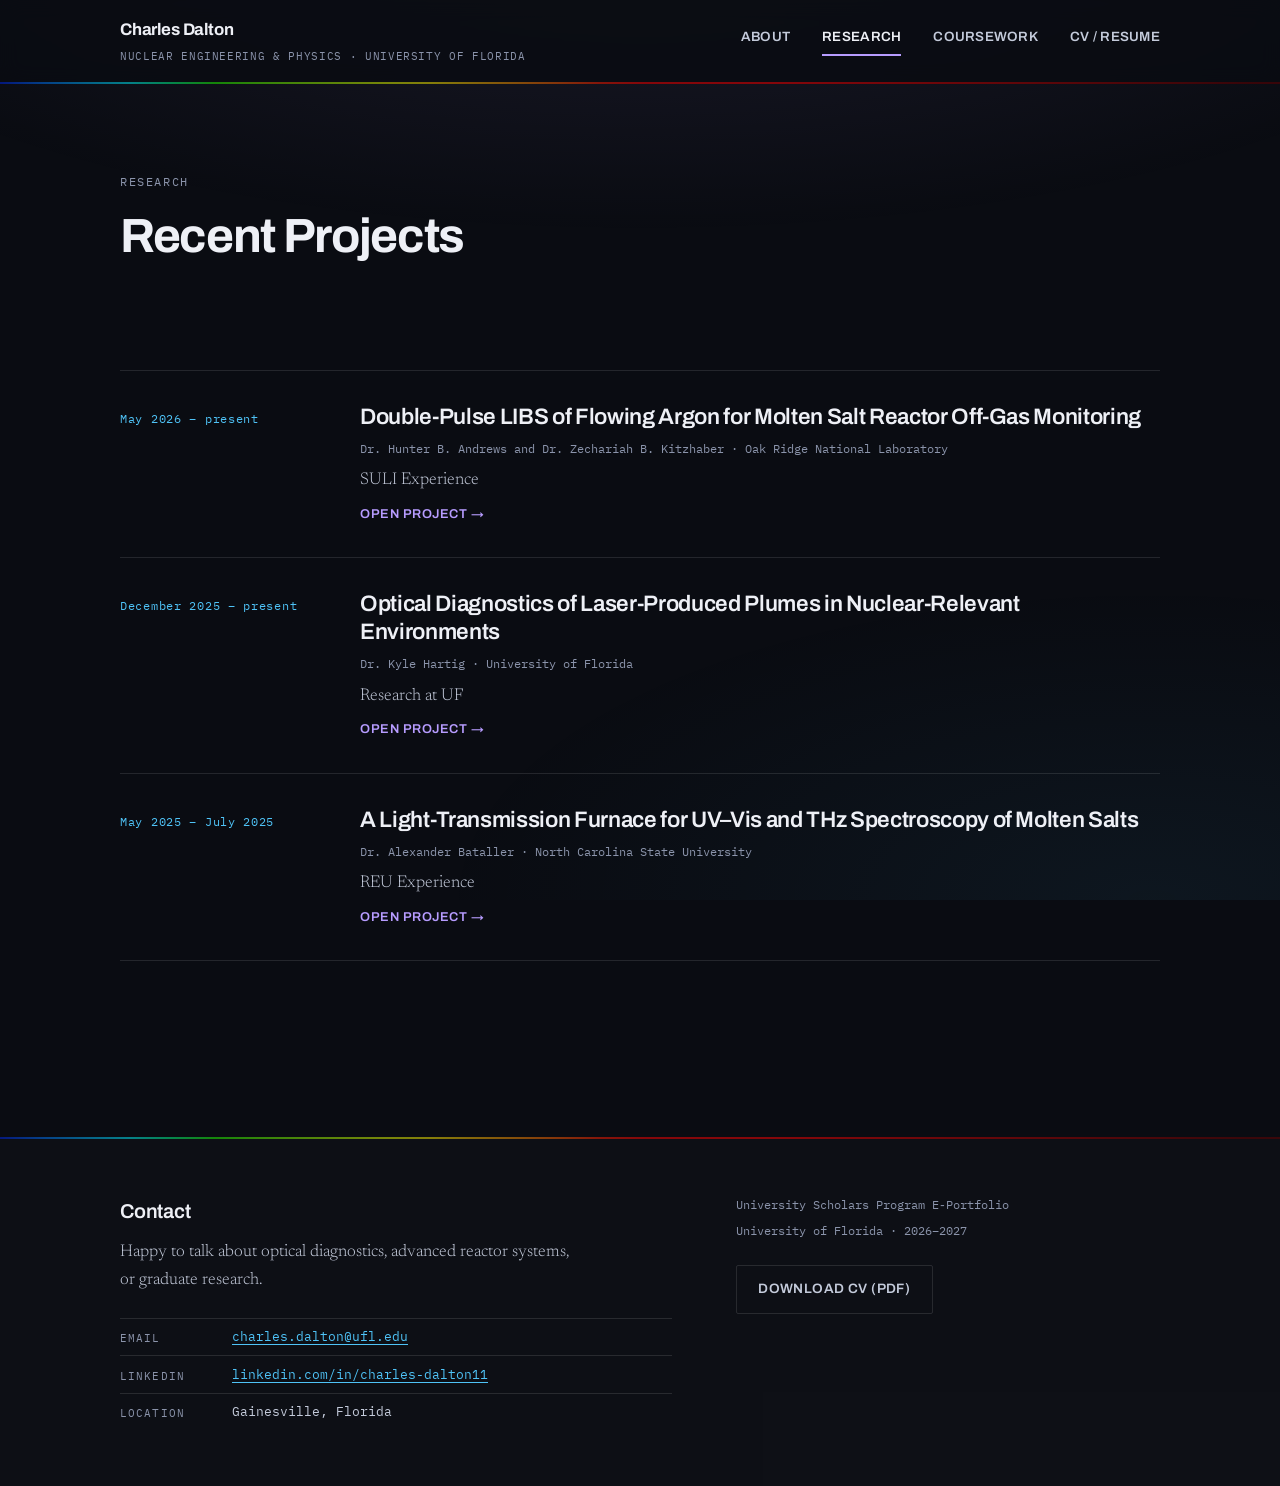
<file: research.html>
<!DOCTYPE html>
<html lang="en">
<head>
<meta charset="utf-8">
<meta name="viewport" content="width=device-width, initial-scale=1">
<title>Research &mdash; Charles Dalton</title>
<meta name="description" content="Research projects in laser and optical diagnostics at Oak Ridge National Laboratory, NC State, and the University of Florida.">
<link rel="preconnect" href="https://fonts.googleapis.com">
<link rel="preconnect" href="https://fonts.gstatic.com" crossorigin>
<link href="https://fonts.googleapis.com/css2?family=Archivo:wght@500;600;700&family=IBM+Plex+Mono:wght@400;500&family=Newsreader:ital,opsz,wght@0,6..72,300;0,6..72,400;0,6..72,500;1,6..72,300&display=swap" rel="stylesheet">
<link rel="stylesheet" href="styles.css">
</head>
<body>
<a class="skip" href="#main">Skip to content</a>
<header class="site-head">
  <div class="wrap head-inner">
    <a class="mark" href="index.html">
      <span class="mark-name">Charles Dalton</span>
      <span class="mark-sub">Nuclear Engineering &amp; Physics &middot; University of Florida</span>
    </a>
    <nav class="nav" aria-label="Sections"><a class="nav-link" href="index.html">About</a><a class="nav-link is-current" href="research.html" aria-current="page">Research</a><a class="nav-link" href="coursework.html">Coursework</a><a class="nav-link" href="cv.html">CV / Resume</a></nav>
  </div>
  <div class="rule" aria-hidden="true"></div>
</header>

<main id="main">
<section class="wrap band">
  <p class="eyebrow">Research</p>
  <h1 class="h1">Recent Projects</h1>
  <!--<p class="lede">Every project below is an attempt to measure something that resists being measured &mdash; a gas in motion, a melt at 500&nbsp;&deg;C, a plume that lasts microseconds. Each has its own page with the project details, focus, and my responsibilities.</p> -->
</section>
<section class="wrap band">
  <div class="proj-list"><a class="proj" href="research-ornl.html">
  <span class="proj-date">May 2026 &ndash; present</span>
  <span class="proj-title">Double-Pulse LIBS of Flowing Argon for Molten Salt Reactor Off-Gas Monitoring</span>
  <span class="proj-meta">Dr. Hunter B. Andrews and Dr. Zechariah B. Kitzhaber &middot; Oak Ridge National Laboratory</span>
  <span class="proj-blurb">SULI Experience</span>
  <span class="proj-go">Open project &rarr;</span>
</a><a class="proj" href="research-hartig.html">
  <span class="proj-date">December 2025 &ndash; present</span>
  <span class="proj-title">Optical Diagnostics of Laser-Produced Plumes in Nuclear-Relevant Environments</span>
  <span class="proj-meta">Dr. Kyle Hartig &middot; University of Florida</span>
  <span class="proj-blurb">Research at UF</span>
  <span class="proj-go">Open project &rarr;</span>
</a><a class="proj" href="research-ncsu.html">
  <span class="proj-date">May 2025 &ndash; July 2025</span>
  <span class="proj-title">A Light-Transmission Furnace for UV&ndash;Vis and THz Spectroscopy of Molten Salts</span>
  <span class="proj-meta">Dr. Alexander Bataller &middot; North Carolina State University</span>
  <span class="proj-blurb">REU Experience</span>
  <span class="proj-go">Open project &rarr;</span>
<!-- </a><a class="proj" href="research-jung.html">
  <span class="proj-date">January 2024 &ndash; August 2025</span>
  <span class="proj-title">GC&ndash;MS Characterization of Polymer Degradation and Microplastic Composition</span>
  <span class="proj-meta">Dr. S. Jung &middot; University of Florida</span>
  <span class="proj-blurb">First research home: learning how a measurement becomes a claim.</span>
  <span class="proj-go">Open project &rarr;</span> -->
</a></div>
</section>
</main>
<footer class="site-foot" id="contact">
  <div class="rule" aria-hidden="true"></div>
  <div class="wrap foot-inner">
    <div>
      <h2 class="foot-h">Contact</h2>
      <p class="foot-p">Happy to talk about optical diagnostics, advanced reactor systems, or graduate research.</p>
      <ul class="contact-list">
        <li><span class="k">Email</span><a href="mailto:charles.dalton@ufl.edu">charles.dalton@ufl.edu</a></li>
        <li><span class="k">LinkedIn</span><a href="https://linkedin.com/in/charles-dalton11">linkedin.com/in/charles-dalton11</a></li>
        <li><span class="k">Location</span><span>Gainesville, Florida</span></li>
      </ul>
    </div>
    <div class="foot-meta">
      <p>University Scholars Program E&#8209;Portfolio</p>
      <p>University of Florida &middot; 2026&ndash;2027</p>
      <a class="btn btn-ghost" href="assets/Charles_Dalton_CV.pdf" download>Download CV (PDF)</a>
    </div>
  </div>
</footer>
</body>
</html>
</file>
<file: styles.css>
/* Charles Dalton — University Scholars Program e-portfolio
   Palette derived from argon: the lilac of a discharge, the blue-cyan of the
   Ar II lines at 481/488 nm, the deep red of the Ar I lines at 795/826 nm. */

:root {
  --ink:      #0a0c12;
  --ink-2:    #121724;
  --ink-3:    #1a2032;
  --paper:    #eef0f6;
  --paper-2:  #c4cbdb;
  --muted:    #8b94ab;
  --argon:    #b79cff;
  --ar-ii:    #4fc3f7;
  --ar-i:     #ff7a54;
  --line:     rgba(255,255,255,.11);

  --sans: "Archivo", "Helvetica Neue", Arial, sans-serif;
  --serif: "Newsreader", Georgia, "Times New Roman", serif;
  --mono: "IBM Plex Mono", ui-monospace, "SF Mono", Menlo, monospace;

  --wrap: 1120px;
  --gap: clamp(3rem, 7vw, 5.5rem);
}

* { box-sizing: border-box; }

html { scroll-behavior: smooth; }

body {
  margin: 0;
  background: var(--ink);
  color: var(--paper-2);
  font-family: var(--serif);
  font-size: 1.0625rem;
  line-height: 1.68;
  -webkit-font-smoothing: antialiased;
}

/* faint vertical gradient, like looking into a spectrograph */
body::before {
  content: "";
  position: fixed;
  inset: 0;
  background:
    radial-gradient(120% 60% at 50% -10%, rgba(183,156,255,.10), transparent 60%),
    radial-gradient(80% 50% at 90% 100%, rgba(79,195,247,.06), transparent 70%);
  pointer-events: none;
  z-index: 0;
}

body > * { position: relative; z-index: 1; }

a { color: var(--argon); text-decoration-thickness: 1px; text-underline-offset: 3px; }
a:hover { color: var(--paper); }

:focus-visible {
  outline: 2px solid var(--argon);
  outline-offset: 3px;
  border-radius: 2px;
}

.skip {
  position: absolute; left: -9999px; top: 0;
  background: var(--argon); color: var(--ink);
  padding: .6rem 1rem; font-family: var(--mono); font-size: .8rem;
}
.skip:focus { left: 1rem; top: 1rem; z-index: 50; }

.wrap { max-width: var(--wrap); margin: 0 auto; padding: 0 clamp(1.25rem, 4vw, 2.5rem); }

/* ---------------------------------------------------------- spectral rule */
.rule {
  height: 2px;
  background: linear-gradient(90deg, #0025e8 0.0%, #0075fd 3.4%, #00b7ff 6.7%, #00f3ff 10.1%, #00ff87 13.4%, #1fff00 16.8%, #5aff00 20.1%, #8cff00 23.5%, #b9ff00 26.9%, #e4ff00 30.2%, #ffef00 33.6%, #ffc100 36.9%, #ff9100 40.3%, #ff5b00 43.6%, #ff1b00 47.0%, #ff0000 50.4%, #ff0000 53.7%, #ff0000 57.1%, #ff0000 60.4%, #f50000 63.8%, #e80000 67.1%, #db0000 70.5%, #cd0000 73.9%, #bf0000 77.2%, #b10000 80.6%, #a30000 83.9%, #950000 87.3%, #860000 90.6%, #760000 94.0%, #670000 97.4%);
  opacity: .5;
}

/* ------------------------------------------------------------------ head */
.site-head {
  position: sticky; top: 0; z-index: 20;
  background: rgba(10,12,18,.86);
  backdrop-filter: blur(10px);
}

.head-inner {
  display: flex; align-items: center; justify-content: space-between;
  gap: 1.5rem; flex-wrap: wrap;
  padding-top: 1rem; padding-bottom: 1rem;
}

.mark { text-decoration: none; display: block; }
.mark-name {
  display: block;
  font-family: var(--sans); font-weight: 700; font-size: 1.05rem;
  letter-spacing: -.01em; color: var(--paper);
}
.mark-sub {
  display: block;
  font-family: var(--mono); font-size: .68rem; letter-spacing: .06em;
  text-transform: uppercase; color: var(--muted); margin-top: .2rem;
}
.mark:hover .mark-name { color: var(--argon); }

.nav { display: flex; gap: clamp(.9rem, 2.5vw, 2rem); flex-wrap: wrap; }
.nav-link {
  font-family: var(--sans); font-size: .84rem; font-weight: 600;
  letter-spacing: .02em; text-transform: uppercase;
  color: var(--paper-2); text-decoration: none;
  padding-bottom: .3rem; border-bottom: 2px solid transparent;
}
.nav-link:hover { color: var(--paper); border-bottom-color: var(--line); }
.nav-link.is-current { color: var(--paper); border-bottom-color: var(--argon); }

/* ------------------------------------------------------------------ hero */
.hero { padding-top: clamp(3rem, 8vw, 5.5rem); }

.hero-grid {
  display: grid;
  grid-template-columns: minmax(0, 1fr) clamp(190px, 22vw, 280px);
  gap: clamp(2rem, 5vw, 4rem);
  align-items: center;
}
@media (max-width: 820px) {
  .hero-grid { grid-template-columns: 1fr; gap: 2.25rem; }
  .hero-photo { max-width: 220px; }
}

.hero-photo { margin: 0; }
.hero-photo .photo {
  border-radius: 3px;
  box-shadow: 0 0 0 1px rgba(183,156,255,.28), 0 24px 60px -28px rgba(0,0,0,.9);
}
.hero-photo figcaption {
  font-family: var(--mono); font-size: .78rem; line-height: 1.6;
  color: var(--paper); margin-top: .85rem;
  padding-left: 0; border-left: 0; max-width: none;
}
.hero-photo figcaption span { color: var(--muted); }

.eyebrow {
  font-family: var(--mono); font-size: .72rem; letter-spacing: .14em;
  text-transform: uppercase; color: var(--muted); margin: 0 0 1.25rem;
}
.eyebrow a { color: var(--muted); }
.eyebrow a:hover { color: var(--argon); }

.hero-h {
  font-family: var(--sans); font-weight: 700;
  font-size: clamp(2.1rem, 5.4vw, 3.9rem);
  line-height: 1.04; letter-spacing: -.032em;
  color: var(--paper); margin: 0; max-width: 20ch;
  text-wrap: balance;
}

.hero-sub {
  max-width: 60ch; margin: 1.6rem 0 0;
  font-size: clamp(1.05rem, 1.6vw, 1.2rem);
  color: var(--paper-2); font-weight: 300;
}

.hero-spec { margin-top: clamp(2.5rem, 6vw, 4rem); }

.spec-frame { position: relative; overflow: hidden; }

.spectrum {
  display: block; width: 100%; height: auto;
  color: var(--muted);
}

.spec-frame::after {
  content: "";
  position: absolute; inset: -4px -2px;
  background: linear-gradient(90deg, rgba(10,12,18,0) 0%, var(--ink) 7%, var(--ink) 100%);
  transform: translateX(104%);
  animation: scan 2.3s cubic-bezier(.22,.7,.24,1) .2s backwards;
  pointer-events: none;
}
@keyframes scan { from { transform: translateX(0); } }

.pk { animation: rise .7s ease .95s backwards; }
@keyframes rise { from { opacity: 0; transform: translateY(6px); } }

.pk-l { font-family: var(--mono); font-size: 15px; fill: var(--paper); }
.pk-u { fill: var(--muted); }
.pk-s { font-family: var(--mono); font-size: 13px; letter-spacing: .06em; }
.ax-l { font-family: var(--mono); font-size: 12px; fill: var(--muted); stroke: none; }
.axis text { stroke: none; }

.spec-cap {
  font-family: var(--mono); font-size: .74rem; line-height: 1.7;
  color: var(--muted);
  margin: 1rem auto 0; padding: 0 clamp(1.25rem, 4vw, 2.5rem);
  max-width: var(--wrap);
}
.spec-cap span { color: var(--paper-2); }

@media (max-width: 760px) {
  .pk-l, .pk-s, .pk polyline, .ax-minor { display: none; }
  .ax-l { font-size: 24px; }
  .spectrum { min-height: 200px; }
}

/* ----------------------------------------------------------------- bands */
.band { padding-top: var(--gap); }
main > .band:last-child { padding-bottom: var(--gap); }
.site-foot { margin-top: var(--gap); }

.h1 {
  font-family: var(--sans); font-weight: 700;
  font-size: clamp(1.9rem, 4.2vw, 3rem);
  line-height: 1.08; letter-spacing: -.028em;
  color: var(--paper); margin: 0 0 1.2rem; max-width: 22ch;
  text-wrap: balance;
}

.h2 {
  font-family: var(--sans); font-weight: 600;
  font-size: clamp(1.25rem, 2.2vw, 1.6rem);
  letter-spacing: -.015em; color: var(--paper);
  margin: 0 0 1.4rem; padding-left: 1rem;
  border-left: 2px solid var(--argon);
}

.h3 {
  font-family: var(--mono); font-weight: 500;
  font-size: .78rem; letter-spacing: .12em; text-transform: uppercase;
  color: var(--ar-ii); margin: 2rem 0 .9rem;
}

.lede {
  font-size: clamp(1.1rem, 1.8vw, 1.3rem);
  font-weight: 300; color: var(--paper-2);
  max-width: 62ch; margin: 0 0 2rem;
}

.note { font-family: var(--mono); font-size: .76rem; color: var(--muted); margin: -.7rem 0 1.8rem; }

.prose p { max-width: 68ch; }
.prose .h2 { margin-top: 3rem; }
.prose .h2:first-child { margin-top: 0; }

/* ----------------------------------------------------------------- about */
.about-grid {
  display: grid; gap: clamp(2rem, 5vw, 3.5rem);
  grid-template-columns: minmax(220px, 320px) minmax(0, 1fr);
  align-items: start;
}
@media (max-width: 800px) { .about-grid { grid-template-columns: 1fr; } }

.photo, .photo-slot {
  width: 100%; display: block;
  border-radius: 2px;
  border: 1px solid var(--line);
}
.photo { height: auto; aspect-ratio: 1 / 1; object-fit: cover; }

.photo-slot {
  aspect-ratio: 4 / 3;
  display: flex; flex-direction: column; align-items: center; justify-content: center;
  gap: .5rem; text-align: center; padding: 1.5rem;
  background:
    repeating-linear-gradient(135deg, rgba(255,255,255,.02) 0 10px, transparent 10px 20px),
    var(--ink-2);
  border: 1px dashed rgba(183,156,255,.35);
}
.photo-slot.portrait { aspect-ratio: 4 / 5; }
.slot-tag { font-family: var(--mono); font-size: .78rem; color: var(--argon); }
.slot-note { font-family: var(--mono); font-size: .7rem; color: var(--muted); max-width: 30ch; line-height: 1.5; }

.photo-meta {
  font-family: var(--mono); font-size: .78rem; color: var(--paper);
  margin: .9rem 0 0; line-height: 1.6;
}
.photo-meta span { color: var(--muted); }

.about-text p { margin: 0 0 1.2rem; max-width: 66ch; }
.about-text p:last-child { margin-bottom: 0; }

/* ------------------------------------------------------------- interests */
.interests { list-style: none; margin: 0; padding: 0; display: grid; gap: 0; }
.interests li {
  display: grid; gap: .4rem 2rem;
  grid-template-columns: minmax(200px, 300px) minmax(0, 1fr);
  padding: 1.1rem 0;
  border-top: 1px solid var(--line);
}
.interests li:last-child { border-bottom: 1px solid var(--line); }
@media (max-width: 720px) { .interests li { grid-template-columns: 1fr; } }
.i-h { font-family: var(--sans); font-weight: 600; font-size: 1rem; color: var(--paper); }
.i-b { color: var(--paper-2); font-weight: 300; }

/* ----------------------------------------------------------------- cards */
.cards { display: grid; gap: 1rem; grid-template-columns: repeat(auto-fit, minmax(240px, 1fr)); }
.card {
  display: block; text-decoration: none;
  padding: 1.5rem; background: var(--ink-2);
  border: 1px solid var(--line); border-radius: 3px;
  transition: border-color .2s ease, background .2s ease, transform .2s ease;
}
.card:hover { border-color: rgba(183,156,255,.5); background: var(--ink-3); transform: translateY(-2px); }
.card-k { display: block; font-family: var(--mono); font-size: .7rem; letter-spacing: .1em; text-transform: uppercase; color: var(--muted); }
.card-h { display: block; font-family: var(--sans); font-weight: 600; font-size: 1.1rem; color: var(--paper); margin: .7rem 0 .4rem; }
.card-b { display: block; font-size: .95rem; color: var(--paper-2); font-weight: 300; }

/* -------------------------------------------------------- project list */
.proj-list { display: grid; gap: 0; }
.proj {
  display: grid; gap: .5rem 2.5rem;
  grid-template-columns: minmax(160px, 200px) minmax(0, 1fr);
  padding: 2rem 0; border-top: 1px solid var(--line);
  text-decoration: none; color: inherit;
  transition: background .2s ease;
}
.proj:last-child { border-bottom: 1px solid var(--line); }
.proj:hover { background: rgba(183,156,255,.045); }
@media (max-width: 760px) { .proj { grid-template-columns: 1fr; } }

.proj-date {
  font-family: var(--mono); font-size: .74rem; letter-spacing: .06em;
  color: var(--ar-ii); grid-row: span 4; padding-top: .35rem;
}
@media (max-width: 760px) { .proj-date { grid-row: auto; } }
.proj-title { font-family: var(--sans); font-weight: 600; font-size: clamp(1.1rem, 2vw, 1.4rem); line-height: 1.25; color: var(--paper); letter-spacing: -.015em; }
.proj-meta { font-family: var(--mono); font-size: .76rem; color: var(--muted); }
.proj-blurb { font-weight: 300; color: var(--paper-2); max-width: 60ch; }
.proj-go { font-family: var(--sans); font-size: .8rem; font-weight: 600; letter-spacing: .04em; text-transform: uppercase; color: var(--argon); }
.proj:hover .proj-go { color: var(--paper); }

/* ---------------------------------------------------------- detail plate */
.plate {
  margin: 2.5rem 0 1.5rem; padding: 0;
  border: 1px solid var(--line); border-radius: 3px;
  background: var(--ink-2); overflow: hidden;
}
.pl-row {
  display: grid; grid-template-columns: minmax(160px, 240px) minmax(0, 1fr);
  gap: .25rem 1.5rem;
  padding: .85rem clamp(1rem, 3vw, 1.6rem);
  border-top: 1px solid var(--line);
}
.pl-row:first-child { border-top: 0; }
@media (max-width: 700px) { .pl-row { grid-template-columns: 1fr; } }
.plate dt {
  font-family: var(--mono); font-size: .7rem; letter-spacing: .1em;
  text-transform: uppercase; color: var(--muted); padding-top: .2rem;
}
.plate dd { margin: 0; color: var(--paper); font-size: 1rem; }

.tags { list-style: none; display: flex; flex-wrap: wrap; gap: .5rem; margin: 0; padding: 0; }
.tags li {
  font-family: var(--mono); font-size: .72rem; letter-spacing: .04em;
  color: var(--paper-2); padding: .3rem .65rem;
  border: 1px solid var(--line); border-radius: 100px;
}

/* --------------------------------------------------------------- figures */
.figure { margin: 0 0 2.5rem; }
.figure + .figure { margin-top: 2.5rem; }
.video {
  display: block; width: 100%; height: auto;
  background: var(--ink-2);
  border: 1px solid var(--line); border-radius: 3px;
}

.schematic {
  display: block; width: 100%; height: auto;
  background: var(--ink-2);
  border: 1px solid var(--line); border-radius: 3px;
  padding: 1rem 0;
}
.sc-box { fill: none; stroke: var(--muted); stroke-width: 1; }
.sc-lens { fill: rgba(79,195,247,.14); stroke: var(--ar-ii); stroke-width: 1; }
.sc-beam { fill: none; stroke: var(--ar-i); stroke-width: 1.6; }
.sc-beam2 { fill: none; stroke: var(--argon); stroke-width: 1.6; }
.sc-flow { fill: none; stroke: var(--ar-ii); stroke-width: 1.4; }
.sc-collect { fill: none; stroke: var(--argon); stroke-width: 1.2; opacity: .8; }
.sc-l { font-family: var(--sans); font-weight: 600; font-size: 14px; fill: var(--paper); }
.sc-s { font-family: var(--mono); font-size: 11px; fill: var(--muted); }

figcaption {
  font-family: var(--mono); font-size: .76rem; line-height: 1.65;
  color: var(--muted); margin-top: .9rem; max-width: 76ch;
  padding-left: .9rem; border-left: 1px solid var(--line);
}

/* -------------------------------------------------------------- courses */
.course-cols { display: grid; gap: clamp(1.5rem, 4vw, 3rem); grid-template-columns: repeat(auto-fit, minmax(230px, 1fr)); }
.course-col .h3 { margin-top: 0; }
.courses { list-style: none; margin: 0; padding: 0; }
.courses li {
  display: grid; grid-template-columns: 5.5rem minmax(0, 1fr); gap: .75rem;
  padding: .55rem 0; border-top: 1px solid var(--line);
}
.c-code { font-family: var(--mono); font-size: .76rem; color: var(--muted); padding-top: .12rem; }
.c-name { color: var(--paper); font-size: .98rem; }

.awards { list-style: none; margin: 0; padding: 0; }
.awards li { padding: 1rem 0; border-top: 1px solid var(--line); }
.awards li:last-child { border-bottom: 1px solid var(--line); }
.a-h { display: block; font-family: var(--sans); font-weight: 600; color: var(--paper); font-size: 1rem; }
.a-b { display: block; color: var(--paper-2); font-weight: 300; font-size: .97rem; margin-top: .2rem; }

/* ------------------------------------------------------------- timeline */
.timeline { list-style: none; margin: 0; padding: 0; counter-reset: none; }
.timeline li {
  display: grid; gap: .35rem 2.5rem;
  grid-template-columns: minmax(160px, 200px) minmax(0, 1fr);
  padding: 1.8rem 0; border-top: 1px solid var(--line);
}
.timeline li:last-child { border-bottom: 1px solid var(--line); }
@media (max-width: 760px) { .timeline li { grid-template-columns: 1fr; } }
.t-date { font-family: var(--mono); font-size: .74rem; color: var(--ar-ii); grid-row: span 4; padding-top: .3rem; }
@media (max-width: 760px) { .t-date { grid-row: auto; } }
.t-role { font-family: var(--sans); font-weight: 600; font-size: 1.1rem; color: var(--paper); }
.t-org { font-family: var(--mono); font-size: .76rem; color: var(--muted); }
.t-body { font-weight: 300; color: var(--paper-2); max-width: 64ch; margin-top: .3rem; }
.t-link { font-family: var(--sans); font-size: .78rem; font-weight: 600; text-transform: uppercase; letter-spacing: .04em; text-decoration: none; }

.refs { list-style: none; margin: 0; padding: 0; }
.refs li {
  padding: .9rem 0 .9rem 1.1rem; border-left: 1px solid var(--line);
  max-width: 76ch; font-weight: 300;
}
.refs li strong { font-weight: 500; color: var(--paper); }
.refs li em { color: var(--muted); }

.skill-cols { display: grid; gap: clamp(1.5rem, 4vw, 3rem); grid-template-columns: repeat(auto-fit, minmax(260px, 1fr)); }
.skill-cols .h3 { margin-top: 0; }
.skill-b { font-family: var(--mono); font-size: .82rem; line-height: 1.9; color: var(--paper-2); margin: 0; }

/* --------------------------------------------------------------- buttons */
.btn {
  display: inline-block; margin: .35rem .5rem .35rem 0;
  font-family: var(--sans); font-weight: 600; font-size: .85rem;
  letter-spacing: .03em; text-transform: uppercase; text-decoration: none;
  padding: .75rem 1.35rem; border-radius: 2px;
  border: 1px solid var(--argon); color: var(--argon);
  transition: background .18s ease, color .18s ease;
}
.btn:hover { background: var(--argon); color: var(--ink); }
.btn-primary { background: var(--argon); color: var(--ink); }
.btn-primary:hover { background: var(--paper); border-color: var(--paper); color: var(--ink); }
.btn-ghost { border-color: var(--line); color: var(--paper-2); }
.btn-ghost:hover { background: transparent; border-color: var(--paper-2); color: var(--paper); }

.back { text-decoration: none; }

/* ---------------------------------------------------------------- footer */
.site-foot { background: rgba(255,255,255,.015); }
.foot-inner {
  display: grid; gap: clamp(2rem, 5vw, 4rem);
  grid-template-columns: minmax(0, 1.3fr) minmax(0, 1fr);
  padding-top: clamp(2.5rem, 5vw, 3.5rem); padding-bottom: clamp(2.5rem, 5vw, 3.5rem);
}
@media (max-width: 760px) { .foot-inner { grid-template-columns: 1fr; } }
.foot-h {
  font-family: var(--sans); font-weight: 600; font-size: 1.25rem;
  color: var(--paper); margin: 0 0 .6rem; letter-spacing: -.01em;
}
.foot-p { margin: 0 0 1.4rem; max-width: 46ch; font-weight: 300; }
.contact-list { list-style: none; margin: 0; padding: 0; }
.contact-list li {
  display: grid; grid-template-columns: 6rem minmax(0, 1fr); gap: 1rem;
  padding: .45rem 0; font-family: var(--mono); font-size: .82rem;
  border-top: 1px solid var(--line);
}
.contact-list .k { color: var(--muted); text-transform: uppercase; font-size: .7rem; letter-spacing: .1em; padding-top: .18rem; }
.contact-list a { color: var(--ar-ii); }
.contact-list a:hover { color: var(--paper); }
.foot-meta { font-family: var(--mono); font-size: .76rem; color: var(--muted); }
.foot-meta p { margin: 0 0 .3rem; }
.foot-meta .btn { margin-top: 1.2rem; }

/* --------------------------------------------------------------- motion */
@media (prefers-reduced-motion: reduce) {
  html { scroll-behavior: auto; }
  .spec-frame::after { animation: none; transform: translateX(104%); }
  .pk { animation: none; }
  * { transition-duration: .01ms !important; }
}

@media print {
  .site-head, .spec-frame, .btn { display: none; }
  body { background: #fff; color: #000; }
}
</file>
